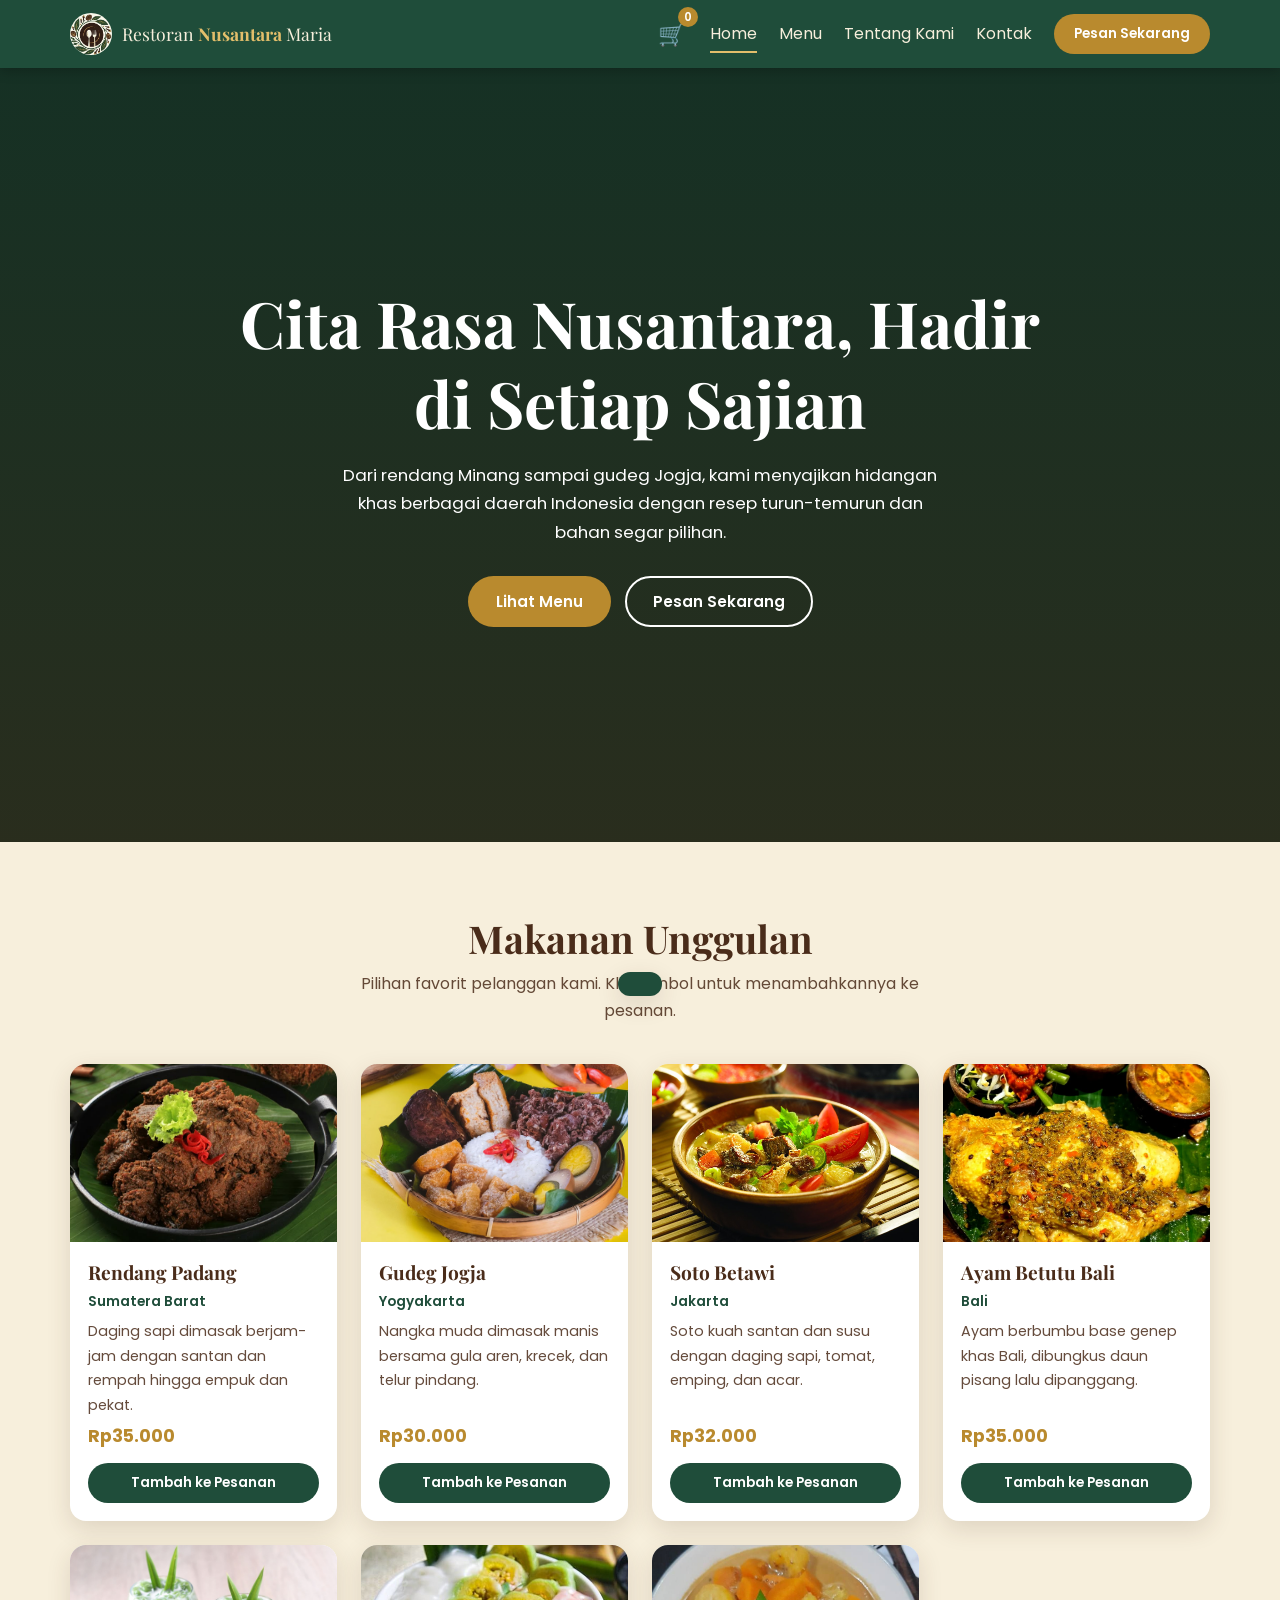
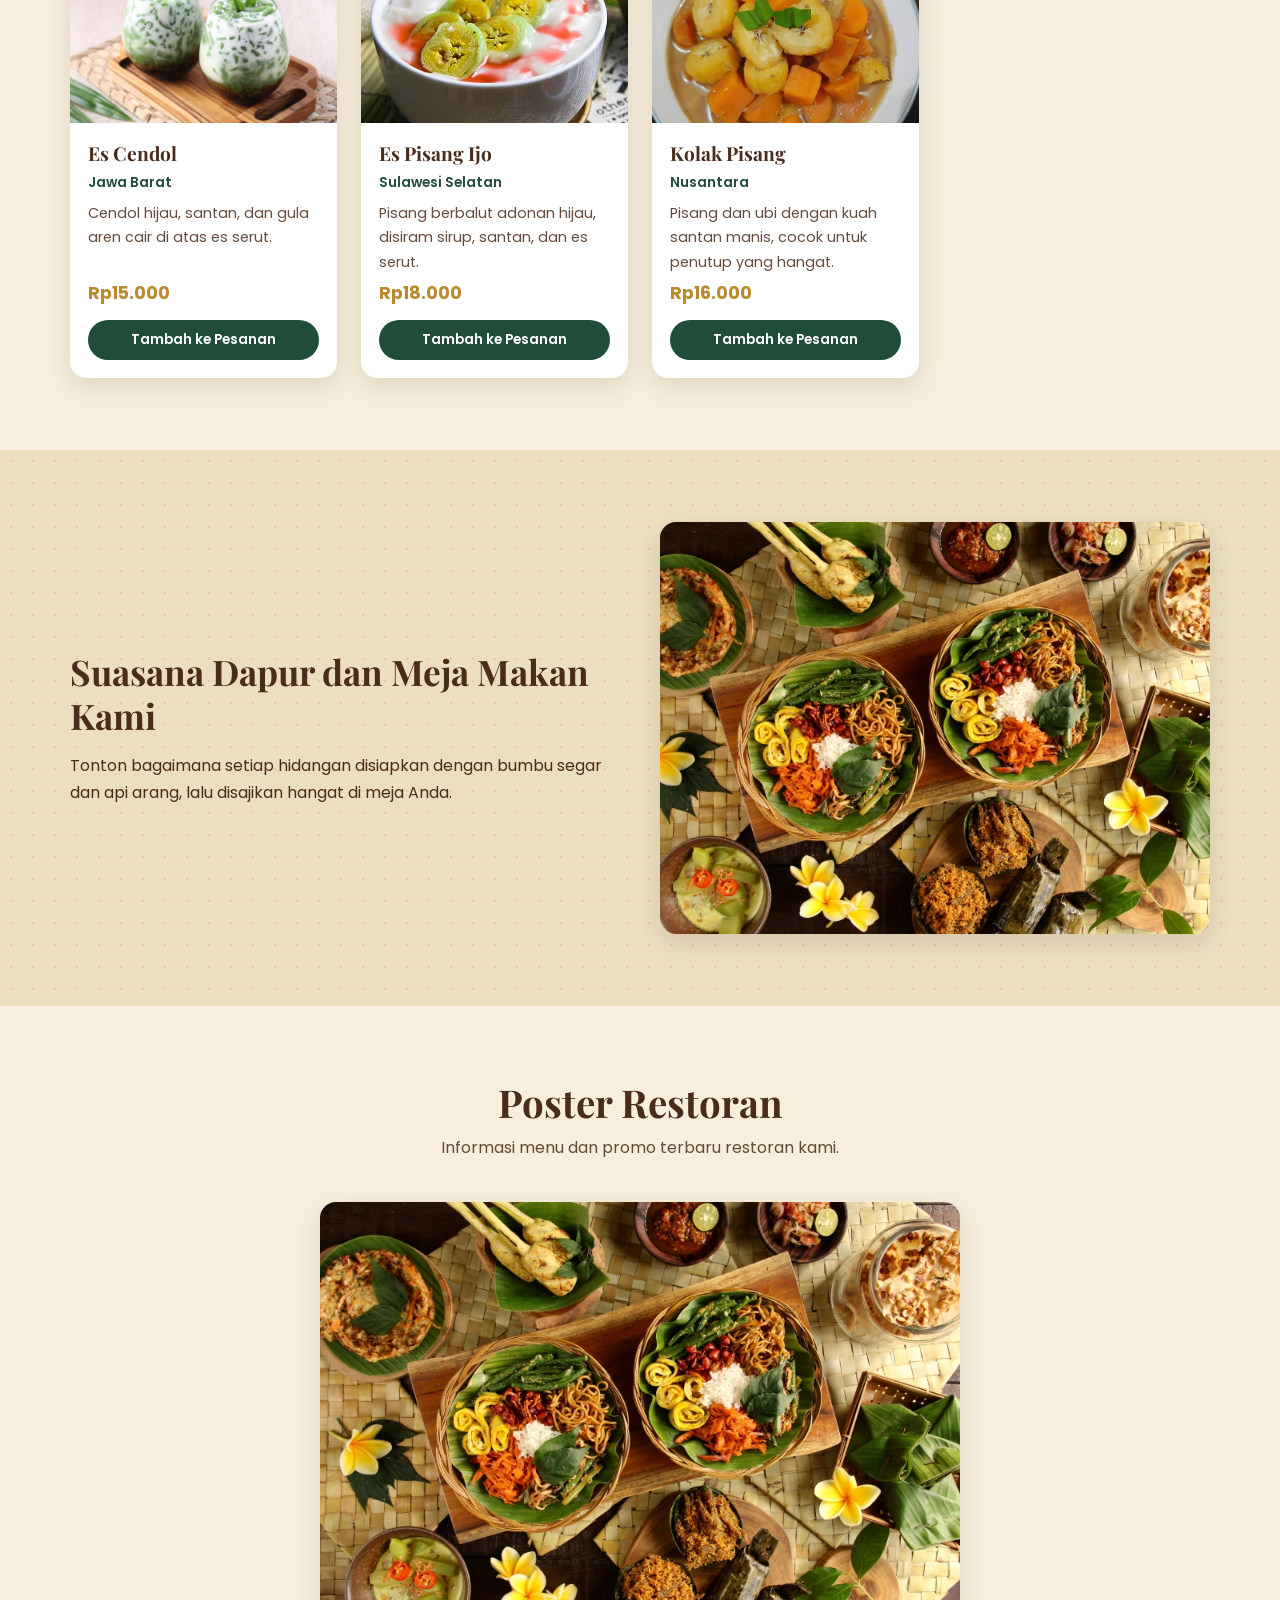
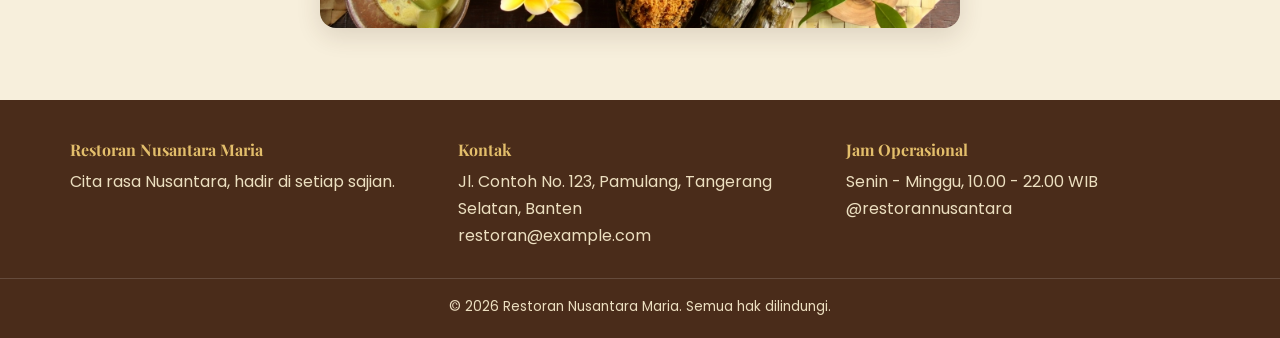
<file: index.html>
<!DOCTYPE html>
<html lang="id">
<head>
<meta charset="UTF-8">
<meta name="viewport" content="width=device-width, initial-scale=1">
<link rel="preconnect" href="https://fonts.googleapis.com">
<link rel="stylesheet" href="https://fonts.googleapis.com/css2?family=Playfair+Display:wght@600;700&family=Poppins:wght@400;600;700&display=swap">
<link rel="stylesheet" href="style.css">
<title>Restoran Nusantara Maria - Cita Rasa Nusantara</title>
<meta name="description" content="Makanan dan minuman khas Indonesia dari berbagai daerah.">
</head>
<body>
<!-- Navbar dibuat oleh script.js (fungsi buildLayout) -->
<header id="site-header"></header>

<main>
  <!-- HERO. Ganti foto latar: simpan foto sebagai images/hero.jpg -->
  <section class="hero">
    <div class="container">
      <h1>Cita Rasa Nusantara, Hadir di Setiap Sajian</h1>
      <p>Dari rendang Minang sampai gudeg Jogja, kami menyajikan hidangan khas berbagai daerah Indonesia dengan resep turun-temurun dan bahan segar pilihan.</p>
      <div class="actions">
        <a class="btn btn-gold" href="menu.html">Lihat Menu</a>
        <a class="btn btn-outline" href="menu.html#pesan">Pesan Sekarang</a>
      </div>
    </div>
  </section>

  <!-- MAKANAN UNGGULAN (kartu dibuat otomatis dari data MENU di script.js) -->
  <section class="section">
    <div class="container">
      <h2 class="section-title">Makanan Unggulan</h2>
      <p class="section-sub">Pilihan favorit pelanggan kami. Klik tombol untuk menambahkannya ke pesanan.</p>
      <div class="grid" id="featuredGrid"></div>
    </div>
  </section>

  <!-- VIDEO RESTORAN -->
  <section class="section alt">
    <div class="container two-col">
      <div class="text-block reveal">
        <h2>Suasana Dapur dan Meja Makan Kami</h2>
        <p>Tonton bagaimana setiap hidangan disiapkan dengan bumbu segar dan api arang, lalu disajikan hangat di meja Anda.</p>
      </div>
      <div class="video-wrap reveal">
        <img class="photo" src="poster.jpeg" alt="Poster restoran Nusantara Maria" loading="lazy">
      </div>
    </div>
  </section>

  <!-- POSTER RESTORAN -->
  <section class="section">
    <div class="container">
      <h2 class="section-title">Poster Restoran</h2>
      <p class="section-sub">Informasi menu dan promo terbaru restoran kami.</p>
      <img class="poster-img reveal" src="poster.jpeg" alt="Poster Restoran Nusantara Maria" style="max-width:640px;margin-inline:auto">
    </div>
  </section>
</main>

<footer id="site-footer"></footer>
<div class="toast" id="toast" role="status"></div>
<script src="script.js"></script>
</body>
</html>
</file>
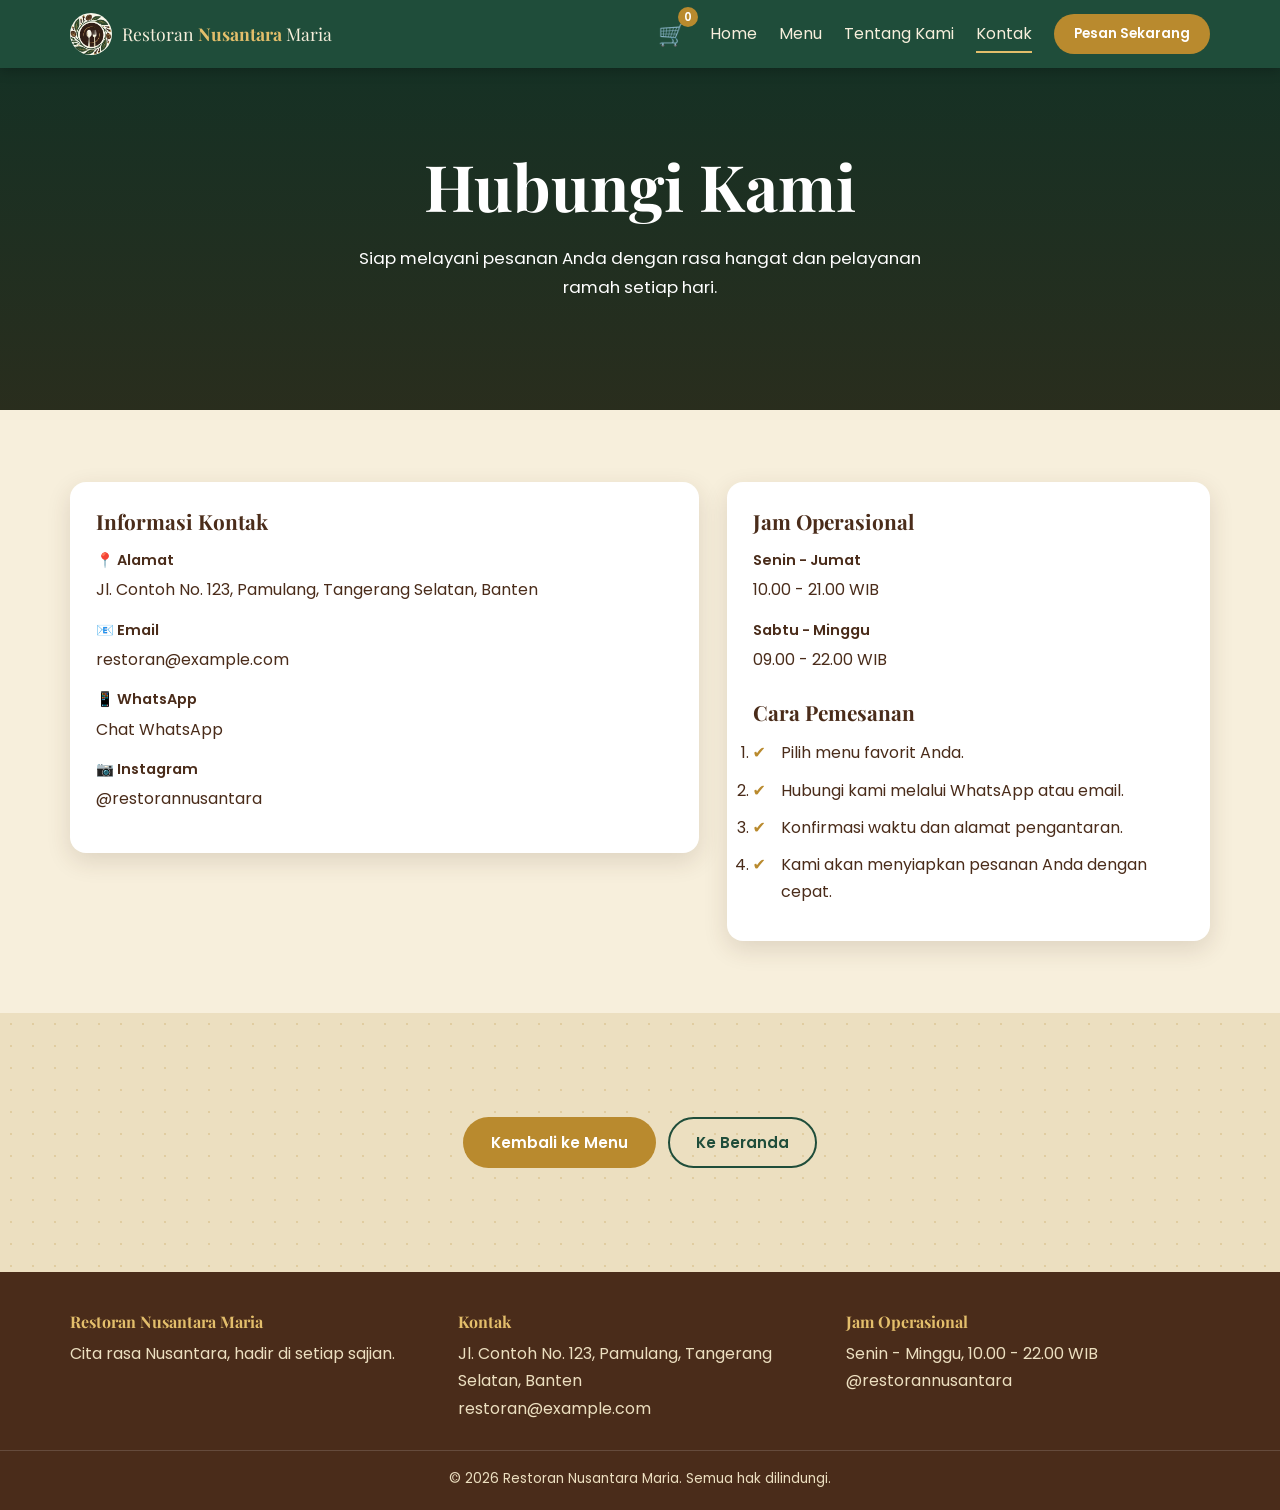
<file: kontak.html>
<!DOCTYPE html>
<html lang="id">
<head>
  <meta charset="UTF-8">
  <meta name="viewport" content="width=device-width, initial-scale=1.0">
  <title>Kontak - Restoran Nusantara Maria</title>
  <meta name="description" content="Hubungi Restoran Nusantara Maria untuk pemesanan menu khas Indonesia.">
  <link rel="preconnect" href="https://fonts.googleapis.com">
  <link rel="stylesheet" href="https://fonts.googleapis.com/css2?family=Playfair+Display:wght@600;700&family=Poppins:wght@400;500;600;700&display=swap">
  <link rel="stylesheet" href="style.css">
</head>
<body>
  <header id="site-header"></header>

  <main>
    <section class="hero page-hero">
      <div class="container">
        <h1>Hubungi Kami</h1>
        <p>Siap melayani pesanan Anda dengan rasa hangat dan pelayanan ramah setiap hari.</p>
      </div>
    </section>

    <section class="section">
      <div class="container order">
        <div class="panel reveal">
          <h3>Informasi Kontak</h3>
          <div class="field">
            <label>📍 Alamat</label>
            <p>Jl. Contoh No. 123, Pamulang, Tangerang Selatan, Banten</p>
          </div>

          <div class="field">
            <label>📧 Email</label>
            <p><a href="mailto:restoran@example.com">restoran@example.com</a></p>
          </div>

          <div class="field">
            <label>📱 WhatsApp</label>
            <p><a href="https://wa.me/6281383667186" target="_blank" rel="noopener">Chat WhatsApp</a></p>
          </div>

          <div class="field">
            <label>📷 Instagram</label>
            <p><a href="https://instagram.com/restorannusantara" target="_blank" rel="noopener">@restorannusantara</a></p>
          </div>
        </div>

        <div class="panel reveal">
          <h3>Jam Operasional</h3>
          <div class="field">
            <label>Senin - Jumat</label>
            <p>10.00 - 21.00 WIB</p>
          </div>

          <div class="field">
            <label>Sabtu - Minggu</label>
            <p>09.00 - 22.00 WIB</p>
          </div>

          <h3 style="margin-top: 26px;">Cara Pemesanan</h3>
          <ol class="check-list">
            <li>Pilih menu favorit Anda.</li>
            <li>Hubungi kami melalui WhatsApp atau email.</li>
            <li>Konfirmasi waktu dan alamat pengantaran.</li>
            <li>Kami akan menyiapkan pesanan Anda dengan cepat.</li>
          </ol>
        </div>
      </div>
    </section>

    <section class="section alt">
      <div class="container">
        <div class="btn-row reveal">
          <a class="btn btn-gold" href="menu.html">Kembali ke Menu</a>
          <a class="btn btn-line" href="index.html">Ke Beranda</a>
        </div>
      </div>
    </section>
  </main>

  <footer id="site-footer"></footer>
  <script src="script.js"></script>
</body>
</html>
</file>
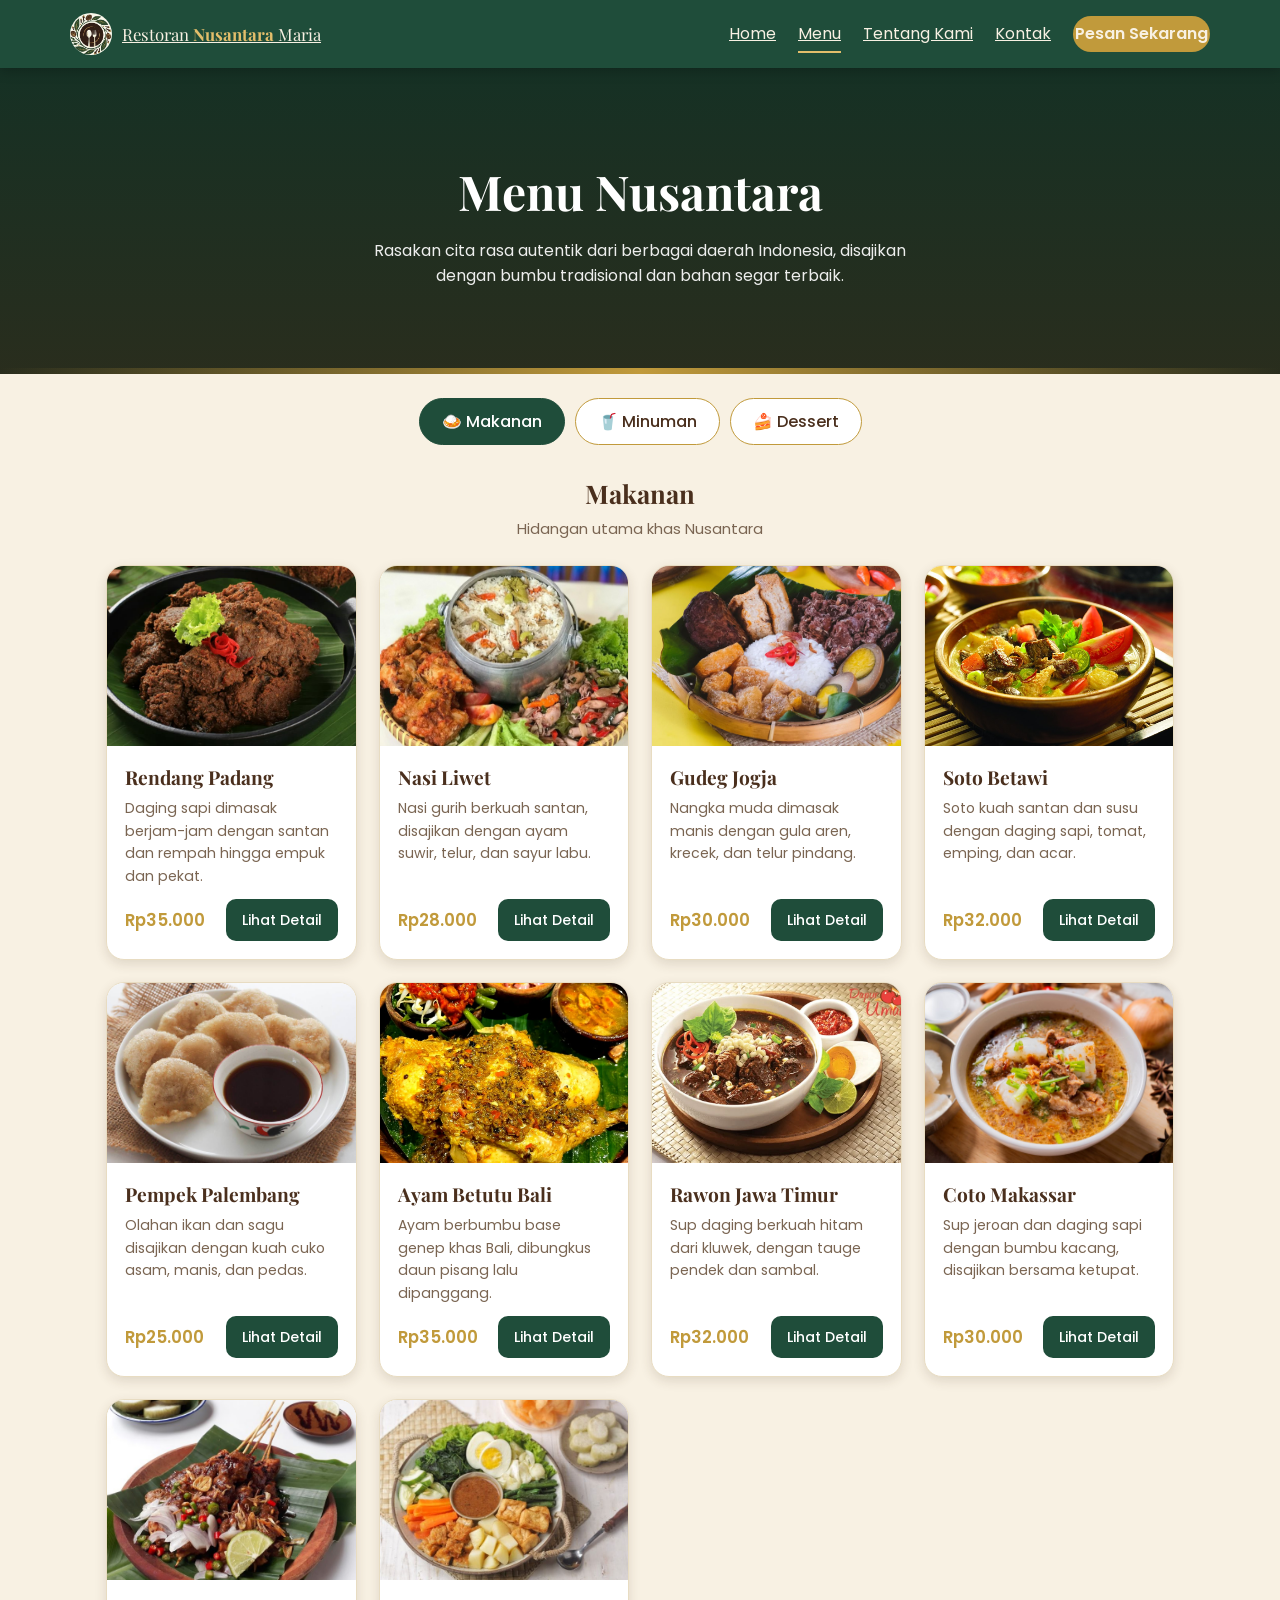
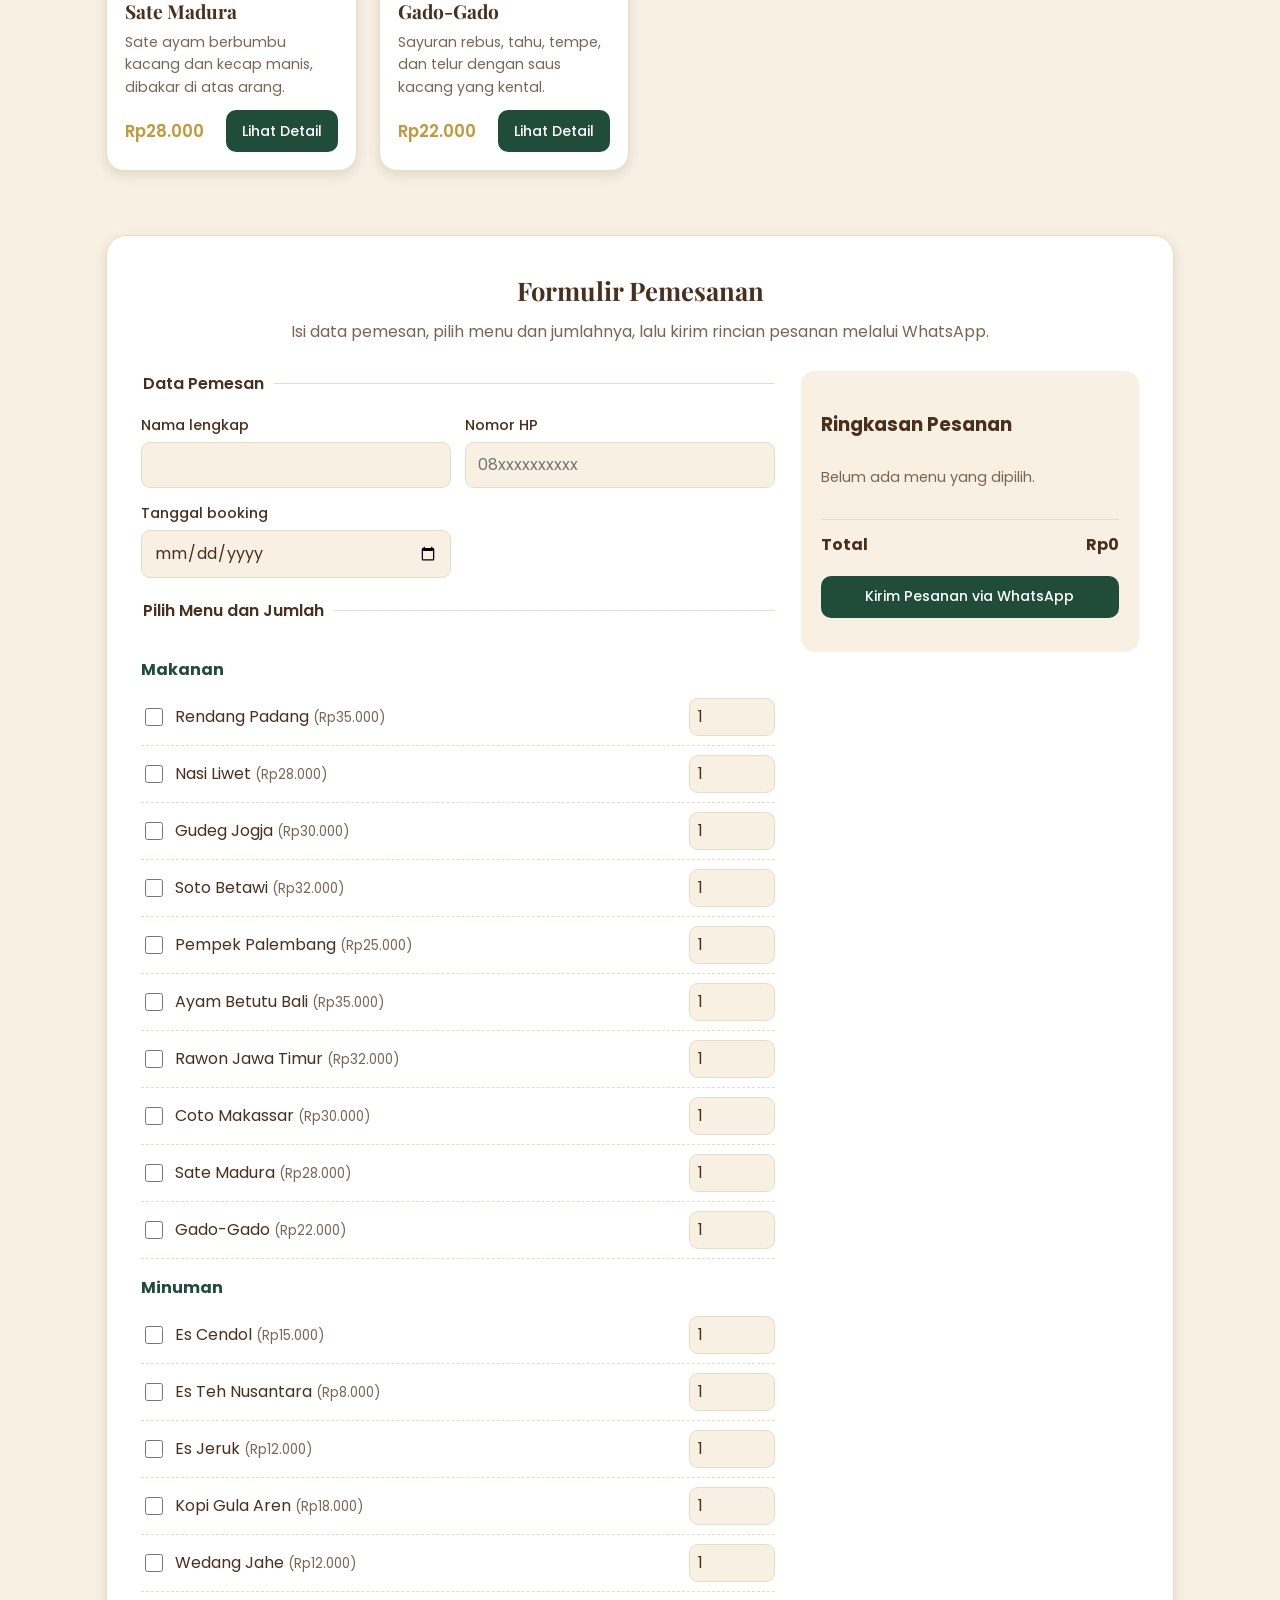
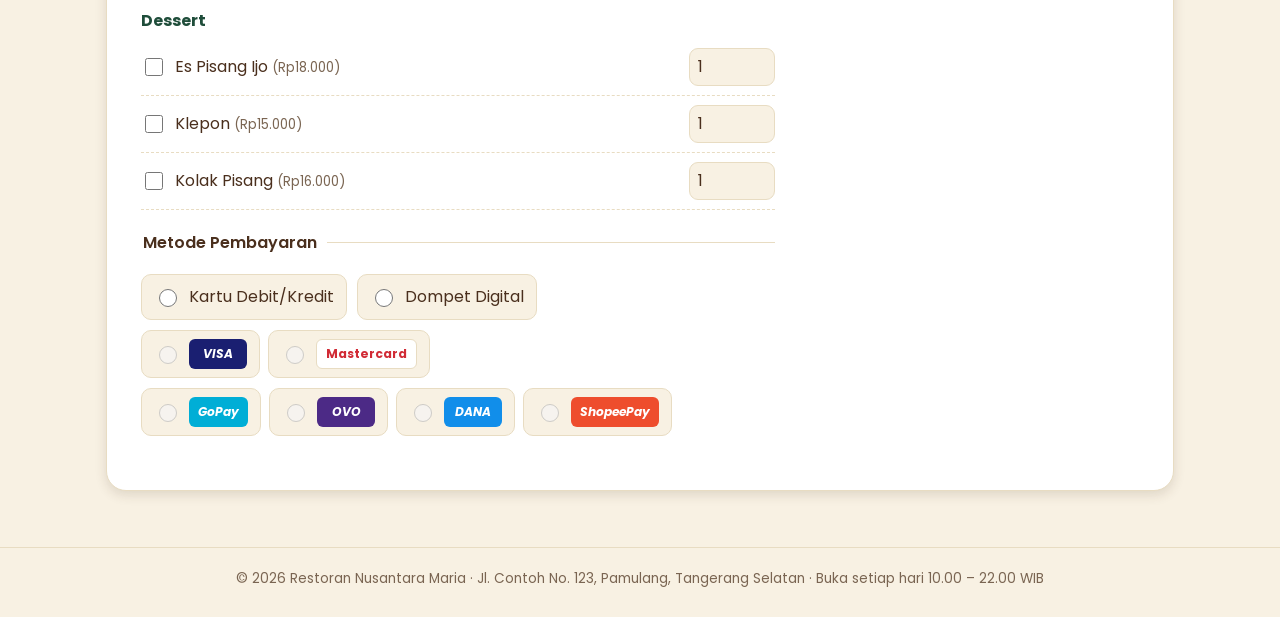
<file: menu.html>
<!DOCTYPE html>
<html lang="id">

<head>
    <meta charset="UTF-8">
    <meta
        name="viewport"
        content="width=device-width, initial-scale=1, viewport-fit=cover"
    >

    <title>Daftar Menu – Restoran Nusantara</title>

    <!-- Google Fonts -->
    <link
        href="https://fonts.googleapis.com/css2?family=Playfair+Display:wght@600;700&family=Poppins:wght@400;500;600&display=swap"
        rel="stylesheet"
    >

    <style>
        /* ==================================================
           VARIABEL WARNA
        ================================================== */

        :root {
            --cream: #f8f1e3;
            --card: #ffffff;
            --brown: #4a2f1d;
            --muted: #7a6552;
            --gold: #c19a3b;
            --green: #1f4d3a;
            --green-d: #163a2b;
            --line: #e8dcc2;
            --shadow: rgba(74, 47, 29, .14);

            box-sizing: border-box;
            padding-top: env(safe-area-inset-top, 0px);
            padding-bottom: env(safe-area-inset-bottom, 0px);
        }

        /* ==================================================
           DARK MODE
        ================================================== */

        @media (prefers-color-scheme: dark) {
            :root:not([data-theme="light"]) {
                --cream: #17201b;
                --card: #212c25;
                --brown: #f3e8d2;
                --muted: #b9ab94;
                --gold: #d9b455;
                --green: #2f7a5a;
                --green-d: #256248;
                --line: #34443a;
                --shadow: rgba(0, 0, 0, .45);
            }
        }

        :root[data-theme="dark"] {
            --cream: #17201b;
            --card: #212c25;
            --brown: #f3e8d2;
            --muted: #b9ab94;
            --gold: #d9b455;
            --green: #2f7a5a;
            --green-d: #256248;
            --line: #34443a;
            --shadow: rgba(0, 0, 0, .45);
        }

        html {
            scroll-padding-top: env(safe-area-inset-top, 0px);
        }

        *,
        *::before,
        *::after {
            box-sizing: border-box;
        }

        /* ==================================================
           BODY
        ================================================== */

        body {
            margin: 0;
            background: var(--cream);
            color: var(--brown);
            font-family: 'Poppins', system-ui, sans-serif;
            line-height: 1.6;
        }

        /* ==================================================
           HEADER & NAV
        ================================================== */

        .site-header {
            position: sticky;
            top: 0;
            z-index: 50;
            background: var(--green);
            color: var(--cream);
            box-shadow: 0 2px 12px rgba(0, 0, 0, .25);
        }

        .nav {
            width: min(1140px, 92%);
            margin: 0 auto;
            min-height: 68px;
            display: flex;
            align-items: center;
            gap: 16px;
        }

        .brand {
            display: flex;
            align-items: center;
            gap: 10px;
            margin-right: auto;
            font-family: 'Playfair Display', Georgia, serif;
            font-size: 1.05rem;
            color: var(--cream);
            letter-spacing: 0;
            text-transform: none;
        }

        .brand img {
            width: 42px;
            height: 42px;
            border-radius: 50%;
            object-fit: cover;
            background: var(--cream);
        }

        .brand b {
            color: #e3be6b;
        }

        .nav-links {
            display: flex;
            align-items: center;
            gap: 22px;
            list-style: none;
            margin: 0;
            padding: 0;
        }

        .nav-links a {
            position: relative;
            padding: 6px 0;
            border-bottom: 2px solid transparent;
            transition: border-color .2s ease, transform .2s ease;
            color: var(--cream);
        }

        .nav-links a:hover,
        .nav-links a.active {
            border-color: #e3be6b;
        }

        .btn-nav {
            display: inline-block;
            padding: 10px 18px;
            border-radius: 999px;
            border: 2px solid transparent;
            background: var(--gold);
            color: #fff;
            font-weight: 600;
            text-decoration: none;
            line-height: 1.2;
        }

        .btn-nav:hover {
            background: #9c7322;
            transform: translateY(-1px);
        }

        .page-hero {
            min-height: 34vh;
            display: grid;
            place-items: center;
            text-align: center;
            padding: 56px 20px;
            background: linear-gradient(rgba(18, 38, 28, .72), rgba(48, 24, 10, .6)), var(--green);
            color: #fff;
            position: relative;
        }

        .page-hero::after {
            content: "";
            position: absolute;
            left: 0;
            right: 0;
            bottom: 0;
            height: 6px;
            background: linear-gradient(90deg, transparent, var(--gold), transparent);
        }

        .page-hero h1 {
            font-family: 'Playfair Display', Georgia, serif;
            font-size: clamp(1.9rem, 5vw, 3rem);
            margin: 0 0 8px;
        }

        .page-hero p {
            max-width: 560px;
            margin: 0 auto;
            opacity: .92;
        }

        /* ==================================================
           MAIN
        ================================================== */

        main {
            max-width: 1100px;
            margin: 0 auto;
            padding: 28px 16px 56px;
        }

        /* ==================================================
           KATEGORI MENU
        ================================================== */

        .tabs {
            display: flex;
            gap: 10px;
            justify-content: center;
            flex-wrap: wrap;
            margin: -4px 0 28px;
        }

        .tab {
            border: 1.5px solid var(--gold);
            background: var(--card);
            color: var(--brown);

            font: 500 1rem 'Poppins', sans-serif;

            padding: 10px 22px;
            border-radius: 999px;

            cursor: pointer;
            min-height: 44px;

            transition: .2s;
        }

        .tab:hover {
            transform: translateY(-2px);
            box-shadow: 0 6px 14px var(--shadow);
        }

        .tab.active {
            background: var(--green);
            color: #fff;
            border-color: var(--green);
        }

        /* ==================================================
           JUDUL SECTION
        ================================================== */

        .sec-title {
            font-family: 'Playfair Display', Georgia, serif;
            font-size: 1.6rem;
            text-align: center;
            margin: 0 0 4px;
        }

        .sec-sub {
            text-align: center;
            color: var(--muted);
            margin: 0 0 24px;
            font-size: .92rem;
        }

        /* ==================================================
           GRID MENU
        ================================================== */

        .grid {
            display: grid;
            grid-template-columns: repeat(
                auto-fill,
                minmax(250px, 1fr)
            );
            gap: 22px;
        }

        /* ==================================================
           CARD MENU
        ================================================== */

        .card {
            background: var(--card);
            border: 1px solid var(--line);
            border-radius: 18px;
            overflow: hidden;

            display: flex;
            flex-direction: column;

            box-shadow: 0 4px 12px var(--shadow);

            transition:
                transform .25s,
                box-shadow .25s;

            animation: up .45s both;
        }

        .card:hover {
            transform: translateY(-8px);
            box-shadow: 0 16px 30px var(--shadow);
        }

        /* ==================================================
           ANIMASI
        ================================================== */

        @keyframes up {
            from {
                opacity: 0;
                transform: translateY(14px);
            }

            to {
                opacity: 1;
                transform: none;
            }
        }

        /* ==================================================
           GAMBAR MENU
        ================================================== */

        .pic {
            height: 180px;

            display: flex;
            align-items: center;
            justify-content: center;

            font-size: 5.5rem;

            position: relative;
            overflow: hidden;
            cursor: pointer;
        }

        .pic img {
            width: 100%;
            height: 100%;
            object-fit: cover;
        }

        .pic span {
            transition: transform .3s;
            filter: drop-shadow(
                0 6px 8px rgba(0, 0, 0, .25)
            );
        }

        .card:hover .pic span {
            transform: scale(1.15) rotate(-4deg);
        }

        /* ==================================================
           ISI CARD
        ================================================== */

        .body {
            padding: 16px 18px 18px;

            display: flex;
            flex-direction: column;

            flex: 1;
        }

        .body h3 {
            margin: 0 0 4px;

            font-family: 'Playfair Display', Georgia, serif;
            font-size: 1.2rem;
        }

        .body p {
            margin: 0 0 12px;

            color: var(--muted);
            font-size: .88rem;

            flex: 1;
        }

        .row {
            display: flex;
            align-items: center;
            justify-content: space-between;

            gap: 10px;
        }

        /* ==================================================
           HARGA
        ================================================== */

        .price {
            font-weight: 600;
            color: var(--gold);
            font-size: 1.05rem;
        }

        /* ==================================================
           BUTTON
        ================================================== */

        .btn {
            border: 0;
            background: var(--green);
            color: #fff;

            font: 500 .88rem 'Poppins', sans-serif;

            padding: 10px 16px;
            border-radius: 10px;

            cursor: pointer;
            min-height: 42px;

            transition: .2s;

            text-decoration: none;
            display: inline-block;
            text-align: center;
        }

        .btn:hover {
            background: var(--green-d);
            transform: translateY(-1px);
        }

        .btn.gold {
            background: var(--gold);
            color: #2b1c10;
        }

        .btn.gold:hover {
            background: #d6ae4d;
        }

        /* ==================================================
           MODAL
        ================================================== */

        .modal {
            position: fixed;
            inset: 0;

            background: rgba(20, 12, 6, .65);

            display: none;
            align-items: center;
            justify-content: center;

            padding: 16px;
            z-index: 50;
        }

        .modal.open {
            display: flex;
        }

        .dialog {
            background: var(--card);
            color: var(--brown);

            border-radius: 20px;

            max-width: 440px;
            width: 100%;

            max-height: 92vh;
            overflow: auto;

            position: relative;

            animation: pop .28s both;
        }

        /* ==================================================
           ANIMASI MODAL
        ================================================== */

        @keyframes pop {
            from {
                opacity: 0;
                transform: scale(.92);
            }

            to {
                opacity: 1;
                transform: none;
            }
        }

        .dialog .pic {
            height: 230px;
            font-size: 7.5rem;
            cursor: default;
        }

        .dialog .body {
            padding: 20px 22px 24px;
        }

        .dialog h2 {
            font-family: 'Playfair Display', Georgia, serif;
            margin: 0 0 4px;
        }

        /* ==================================================
           TAG KATEGORI
        ================================================== */

        .tag {
            display: inline-block;

            font-size: .75rem;

            background: var(--cream);
            border: 1px solid var(--line);

            padding: 2px 10px;
            border-radius: 999px;

            color: var(--muted);

            margin-bottom: 10px;
        }

        /* ==================================================
           BUTTON CLOSE MODAL
        ================================================== */

        .close {
            position: absolute;
            top: 10px;
            right: 12px;

            width: 40px;
            height: 40px;

            border-radius: 50%;
            border: 0;

            background: rgba(255, 255, 255, .9);
            color: #333;

            font-size: 1.4rem;

            cursor: pointer;
            z-index: 2;
        }

        .dialog .btn {
            width: 100%;
            margin-top: 14px;
        }

        /* ==================================================
           FOOTER
        ================================================== */

        footer {
            text-align: center;

            color: var(--muted);
            font-size: .85rem;

            padding: 20px 16px 28px;

            border-top: 1px solid var(--line);
        }

        /* ==================================================
           RESPONSIVE
        ================================================== */

        @media (max-width: 760px) {
            .nav {
                flex-wrap: wrap;
                justify-content: space-between;
                padding: 12px 0;
            }

            .nav-links {
                width: 100%;
                justify-content: center;
                flex-wrap: wrap;
                gap: 12px 18px;
            }
        }

        @media (max-width: 520px) {
            .grid {
                grid-template-columns: 1fr;
            }

            .tab {
                padding: 10px 16px;
                font-size: .92rem;
            }

            .page-hero {
                min-height: 25vh;
            }
        }

        /* ==================================================
           REDUCED MOTION
        ================================================== */

        @media (prefers-reduced-motion: reduce) {
            *,
            *::before,
            *::after {
                animation: none !important;
                transition: none !important;
            }
        }

        /* ==================================================
           FORM PEMESANAN
        ================================================== */

        .booking-section {
            margin-top: 64px;
            padding: 34px;
            border: 1px solid var(--line);
            border-radius: 20px;
            background: var(--card);
            box-shadow: 0 4px 12px var(--shadow);
        }

        .booking-section > h2,
        .booking-section > p {
            text-align: center;
        }

        .booking-section > p {
            color: var(--muted);
            margin: 8px auto 26px;
        }

        .booking-grid {
            display: grid;
            grid-template-columns: minmax(0, 1.5fr) minmax(240px, .8fr);
            gap: 26px;
            align-items: start;
        }

        .booking-fieldset {
            min-width: 0;
            border: 0;
            border-top: 1px solid var(--line);
            padding: 18px 0 0;
            margin: 0 0 20px;
        }

        .booking-fieldset legend {
            padding-right: 10px;
            font-weight: 600;
        }

        .booking-fields {
            display: grid;
            grid-template-columns: repeat(2, minmax(0, 1fr));
            gap: 14px;
        }

        .booking-field label,
        .booking-field input {
            display: block;
            width: 100%;
        }

        .booking-field label {
            margin-bottom: 5px;
            font-size: .9rem;
            font-weight: 500;
        }

        .booking-field input,
        .quantity-input {
            min-height: 44px;
            padding: 9px 12px;
            border: 1px solid var(--line);
            border-radius: 9px;
            background: var(--cream);
            color: var(--brown);
            font: inherit;
        }

        .menu-order-group + .menu-order-group {
            margin-top: 16px;
        }

        .menu-order-group h3 {
            margin-bottom: 6px;
            color: var(--green);
            font-size: 1rem;
        }

        .menu-order-row {
            display: grid;
            grid-template-columns: minmax(0, 1fr) 86px;
            gap: 12px;
            align-items: center;
            padding: 9px 0;
            border-bottom: 1px dashed var(--line);
        }

        .menu-order-choice,
        .payment-choice {
            display: flex;
            align-items: center;
            gap: 9px;
            cursor: pointer;
        }

        .menu-order-choice input,
        .payment-choice input {
            width: 18px;
            height: 18px;
            accent-color: var(--green);
            flex: 0 0 auto;
        }

        .menu-order-choice small {
            color: var(--muted);
        }

        .quantity-input {
            width: 86px;
            min-height: 38px;
            padding: 5px 8px;
        }

        .payment-options {
            display: flex;
            flex-wrap: wrap;
            gap: 10px;
        }

        .payment-choice {
            min-height: 46px;
            padding: 8px 12px;
            border: 1px solid var(--line);
            border-radius: 10px;
            background: var(--cream);
        }

        .payment-brands {
            display: flex;
            flex-wrap: wrap;
            gap: 8px;
            margin-top: 10px;
        }

        .brand-mark {
            display: inline-flex;
            min-width: 58px;
            height: 30px;
            align-items: center;
            justify-content: center;
            padding: 0 9px;
            border-radius: 6px;
            background: #1a1f71;
            color: #fff;
            font-size: .76rem;
            font-weight: 700;
            font-style: italic;
        }

        .brand-mark.mastercard {
            background: #fff;
            color: #d12b35;
            border: 1px solid var(--line);
            font-style: normal;
        }

        .brand-mark.gopay { background: #00aed6; }
        .brand-mark.ovo { background: #4c2a86; }
        .brand-mark.dana { background: #118eea; }
        .brand-mark.shopeepay { background: #ee4d2d; }

        .booking-summary {
            position: sticky;
            top: 88px;
            padding: 20px;
            border-radius: 14px;
            background: var(--cream);
        }

        .booking-summary h3 {
            margin-bottom: 12px;
        }

        .summary-lines {
            display: grid;
            gap: 8px;
            color: var(--muted);
            font-size: .9rem;
        }

        .summary-total {
            display: flex;
            justify-content: space-between;
            gap: 12px;
            margin-top: 16px;
            padding-top: 12px;
            border-top: 1px solid var(--line);
            color: var(--brown);
            font-weight: 700;
        }

        .booking-submit {
            width: 100%;
            margin-top: 18px;
        }

        .booking-feedback {
            margin-top: 12px;
            color: var(--green);
            font-size: .9rem;
        }

        .booking-feedback a {
            text-decoration: underline;
            font-weight: 600;
        }

        @media (max-width: 760px) {
            .booking-section { padding: 24px 18px; }
            .booking-grid { grid-template-columns: 1fr; }
            .booking-summary { position: static; }
        }

        @media (max-width: 520px) {
            .booking-fields { grid-template-columns: 1fr; }
        }
    </style>
</head>

<body>

    <!-- ==================================================
         HEADER
    ================================================== -->

    <header class="site-header">
        <nav class="nav" aria-label="Navigasi utama">
            <a class="brand" href="index.html">
                <img src="logo.jpg" alt="Logo Restoran Nusantara Maria">
                <span>Restoran <b>Nusantara</b> Maria</span>
            </a>
            <ul class="nav-links">
                <li><a href="index.html">Home</a></li>
                <li><a href="menu.html" class="active">Menu</a></li>
                <li><a href="tentang.html">Tentang Kami</a></li>
                <li><a href="kontak.html">Kontak</a></li>
                <li><a class="btn-nav" href="menu.html#pesan">Pesan Sekarang</a></li>
            </ul>
        </nav>
    </header>

    <section class="page-hero">
        <div>
            <h1>Menu Nusantara</h1>
            <p>Rasakan cita rasa autentik dari berbagai daerah Indonesia, disajikan dengan bumbu tradisional dan bahan segar terbaik.</p>
        </div>
    </section>


    <!-- ==================================================
         KONTEN UTAMA
    ================================================== -->

    <main id="menu">

        <!-- Tombol Kategori -->
        <div
            class="tabs"
            role="tablist"
            aria-label="Kategori menu"
        ></div>

        <!-- Judul Kategori -->
        <h2
            class="sec-title"
            id="secTitle"
        ></h2>

        <p
            class="sec-sub"
            id="secSub"
        ></p>

        <!-- Daftar Menu -->
        <div
            class="grid"
            id="grid"
        ></div>

        <section class="booking-section" id="pesan" aria-labelledby="bookingTitle">
            <h2 class="sec-title" id="bookingTitle">Formulir Pemesanan</h2>
            <p>Isi data pemesan, pilih menu dan jumlahnya, lalu kirim rincian pesanan melalui WhatsApp.</p>

            <form id="bookingForm">
                <div class="booking-grid">
                    <div>
                        <fieldset class="booking-fieldset">
                            <legend>Data Pemesan</legend>
                            <div class="booking-fields">
                                <div class="booking-field">
                                    <label for="bookingName">Nama lengkap</label>
                                    <input id="bookingName" name="nama" type="text" autocomplete="name" minlength="3" required>
                                </div>
                                <div class="booking-field">
                                    <label for="bookingPhone">Nomor HP</label>
                                    <input id="bookingPhone" name="hp" type="tel" autocomplete="tel" inputmode="tel" placeholder="08xxxxxxxxxx" required>
                                </div>
                                <div class="booking-field">
                                    <label for="bookingDate">Tanggal booking</label>
                                    <input id="bookingDate" name="tanggal" type="date" required>
                                </div>
                            </div>
                        </fieldset>

                        <fieldset class="booking-fieldset">
                            <legend>Pilih Menu dan Jumlah</legend>
                            <div id="bookingMenu"></div>
                        </fieldset>

                        <fieldset class="booking-fieldset">
                            <legend>Metode Pembayaran</legend>
                            <div class="payment-options">
                                <label class="payment-choice">
                                    <input type="radio" name="paymentType" value="Kartu Debit/Kredit" required>
                                    Kartu Debit/Kredit
                                </label>
                                <label class="payment-choice">
                                    <input type="radio" name="paymentType" value="Dompet Digital" required>
                                    Dompet Digital
                                </label>
                            </div>
                            <div class="payment-brands" id="cardBrands" hidden>
                                <label class="payment-choice">
                                    <input type="radio" name="paymentBrand" value="Visa" disabled>
                                    <span class="brand-mark" aria-label="Visa">VISA</span>
                                </label>
                                <label class="payment-choice">
                                    <input type="radio" name="paymentBrand" value="Mastercard" disabled>
                                    <span class="brand-mark mastercard" aria-label="Mastercard">Mastercard</span>
                                </label>
                            </div>
                            <div class="payment-brands" id="walletBrands" hidden>
                                <label class="payment-choice">
                                    <input type="radio" name="paymentBrand" value="GoPay" disabled>
                                    <span class="brand-mark gopay">GoPay</span>
                                </label>
                                <label class="payment-choice">
                                    <input type="radio" name="paymentBrand" value="OVO" disabled>
                                    <span class="brand-mark ovo">OVO</span>
                                </label>
                                <label class="payment-choice">
                                    <input type="radio" name="paymentBrand" value="DANA" disabled>
                                    <span class="brand-mark dana">DANA</span>
                                </label>
                                <label class="payment-choice">
                                    <input type="radio" name="paymentBrand" value="ShopeePay" disabled>
                                    <span class="brand-mark shopeepay">ShopeePay</span>
                                </label>
                            </div>
                        </fieldset>
                    </div>

                    <aside class="booking-summary" aria-live="polite">
                        <h3>Ringkasan Pesanan</h3>
                        <div class="summary-lines" id="bookingSummary">
                            <p>Belum ada menu yang dipilih.</p>
                        </div>
                        <div class="summary-total">
                            <span>Total</span>
                            <span id="bookingTotal">Rp0</span>
                        </div>
                        <button class="btn booking-submit" type="submit">Kirim Pesanan via WhatsApp</button>
                        <p class="booking-feedback" id="bookingFeedback" role="status"></p>
                    </aside>
                </div>
            </form>
        </section>

    </main>


    <!-- ==================================================
         MODAL DETAIL MENU
    ================================================== -->

    <div
        class="modal"
        id="modal"
        aria-hidden="true"
    >

        <div
            class="dialog"
            role="dialog"
            aria-modal="true"
            aria-labelledby="mName"
        >

            <!-- Tombol Tutup -->
            <button
                class="close"
                id="mClose"
                aria-label="Tutup"
            >
                &times;
            </button>

            <!-- Gambar / Emoji -->
            <div
                class="pic"
                id="mPic"
            ></div>

            <!-- Detail Menu -->
            <div class="body">

                <span
                    class="tag"
                    id="mTag"
                ></span>

                <h2 id="mName"></h2>

                <p
                    id="mDesc"
                    style="color:var(--muted); margin:6px 0 10px"
                ></p>

                <div
                    class="price"
                    id="mPrice"
                    style="font-size:1.4rem"
                ></div>

                <!-- Tombol Pesan -->
                <a
                    class="btn gold"
                    id="mOrder"
                    href="#pesan"
                >
                    Pesan Sekarang
                </a>

            </div>
        </div>
    </div>


    <!-- ==================================================
         FOOTER
    ================================================== -->

    <footer>
        © 2026 Restoran Nusantara Maria · Jl. Contoh No. 123, Pamulang, Tangerang Selatan · Buka setiap hari 10.00 – 22.00 WIB
    </footer>


    <!-- ==================================================
         JAVASCRIPT
    ================================================== -->

    <script>

        /* ==================================================
           PENGATURAN
        ================================================== */

        // Ganti dengan nomor WhatsApp restoran sebenarnya.
        // Format: 62, tanpa tanda + atau 0 di depan.

        const WA_NUMBER = "6281383667186";


        /* ==================================================
           DATA MENU
        ==================================================

           Untuk menggunakan foto sendiri, tambahkan:

           img: "images/nama-foto.jpg"

           Contoh:

           {
               name: "Rendang Sapi",
               price: 35000,
               emoji: "🥘",
               bg: ["#8a3b1c", "#4a1e0e"],
               origin: "Minangkabau, Sumatera Barat",
               desc: "Deskripsi menu",
               img: "images/rendang.jpg"
           }

        ================================================== */

        const MENU = {

            /* =========================
               MAKANAN
            ========================= */

            makanan: {
                label: "🍛 Makanan",
                title: "Makanan",
                sub: "Hidangan utama khas Nusantara",

                items: [

                    {
                        name: "Rendang Padang",
                        price: 35000,
                        img: "rendang.jpeg",
                        origin: "Sumatera Barat",
                        desc: "Daging sapi dimasak berjam-jam dengan santan dan rempah hingga empuk dan pekat."
                    },

                    {
                        name: "Nasi Liwet",
                        price: 28000,
                        img: "nasi-liwet.jpeg",
                        origin: "Jawa Tengah",
                        desc: "Nasi gurih berkuah santan, disajikan dengan ayam suwir, telur, dan sayur labu."
                    },

                    {
                        name: "Gudeg Jogja",
                        price: 30000,
                        img: "gudeg.jpeg",
                        origin: "Yogyakarta",
                        desc: "Nangka muda dimasak manis dengan gula aren, krecek, dan telur pindang."
                    },

                    {
                        name: "Soto Betawi",
                        price: 32000,
                        img: "soto-betawi.jpeg",
                        origin: "Jakarta",
                        desc: "Soto kuah santan dan susu dengan daging sapi, tomat, emping, dan acar."
                    },

                    {
                        name: "Pempek Palembang",
                        price: 25000,
                        img: "pempek.jpeg",
                        origin: "Sumatera Selatan",
                        desc: "Olahan ikan dan sagu disajikan dengan kuah cuko asam, manis, dan pedas."
                    },

                    {
                        name: "Ayam Betutu Bali",
                        price: 35000,
                        img: "ayam-betutu.jpeg",
                        origin: "Bali",
                        desc: "Ayam berbumbu base genep khas Bali, dibungkus daun pisang lalu dipanggang."
                    },

                    {
                        name: "Rawon Jawa Timur",
                        price: 32000,
                        img: "rawon.jpeg",
                        origin: "Jawa Timur",
                        desc: "Sup daging berkuah hitam dari kluwek, dengan tauge pendek dan sambal."
                    },

                    {
                        name: "Coto Makassar",
                        price: 30000,
                        img: "coto-makassar.jpeg",
                        origin: "Sulawesi Selatan",
                        desc: "Sup jeroan dan daging sapi dengan bumbu kacang, disajikan bersama ketupat."
                    },

                    {
                        name: "Sate Madura",
                        price: 28000,
                        img: "sate-madura.jpeg",
                        origin: "Jawa Timur",
                        desc: "Sate ayam berbumbu kacang dan kecap manis, dibakar di atas arang."
                    },

                    {
                        name: "Gado-Gado",
                        price: 22000,
                        img: "gado-gado.jpeg",
                        origin: "Jakarta",
                        desc: "Sayuran rebus, tahu, tempe, dan telur dengan saus kacang yang kental."
                    }

                ]
            },


            /* =========================
               MINUMAN
            ========================= */

            minuman: {
                label: "🥤 Minuman",
                title: "Minuman",
                sub: "Penyegar dahaga ala Nusantara",

                items: [

                    {
                        name: "Es Cendol",
                        price: 15000,
                        img: "es-cendol.jpeg",
                        origin: "Jawa Barat",
                        desc: "Cendol hijau, santan, dan gula aren cair di atas es serut."
                    },

                    {
                        name: "Es Teh Nusantara",
                        price: 8000,
                        img: "es-teh.jpeg",
                        origin: "Jawa",
                        desc: "Teh melati dingin dengan gula batu, segar diminum bersama makanan pedas."
                    },

                    {
                        name: "Es Jeruk",
                        price: 12000,
                        img: "es-jeruk.jpeg",
                        origin: "Nusantara",
                        desc: "Perasan jeruk segar dengan es batu dan sedikit gula."
                    },

                    {
                        name: "Kopi Gula Aren",
                        price: 18000,
                        img: "es-teh.jpeg",
                        origin: "Nusantara",
                        desc: "Kopi hitam yang lembut dengan sentuhan gula aren dan susu."
                    },

                    {
                        name: "Wedang Jahe",
                        price: 12000,
                        img: "es-teh.jpeg",
                        origin: "Jawa Tengah",
                        desc: "Minuman jahe hangat dengan gula batu dan serai, pas untuk menghangatkan badan."
                    }

                ]
            },


            /* =========================
               DESSERT
            ========================= */

            dessert: {
                label: "🍰 Dessert",
                title: "Dessert",
                sub: "Manis penutup yang berkesan",

                items: [

                    {
                        name: "Es Pisang Ijo",
                        price: 18000,
                        img: "es-pisang-hijau.jpeg",
                        origin: "Sulawesi Selatan",
                        desc: "Pisang berbalut adonan hijau dengan sirup dan es serut yang lembut."
                    },

                    {
                        name: "Klepon",
                        price: 15000,
                        img: "kelpon.jpeg",
                        origin: "Jawa",
                        desc: "Bola ketan hijau berisi gula merah cair, digulung kelapa parut."
                    },

                    {
                        name: "Kolak Pisang",
                        price: 16000,
                        img: "kolak-pisang.jpeg",
                        origin: "Nusantara",
                        desc: "Pisang dan ubi dengan kuah santan manis, cocok untuk penutup yang hangat."
                    }

                ]
            }

        };

        const bookingForm = document.getElementById("bookingForm");
        const bookingMenu = document.getElementById("bookingMenu");
        const bookingSummary = document.getElementById("bookingSummary");
        const bookingTotal = document.getElementById("bookingTotal");
        const bookingDate = document.getElementById("bookingDate");
        const bookingFeedback = document.getElementById("bookingFeedback");

        function setBookingDateMinimum() {
            const now = new Date();
            now.setMinutes(now.getMinutes() - now.getTimezoneOffset());
            bookingDate.min = now.toISOString().slice(0, 10);
        }

        function renderBookingMenu() {
            bookingMenu.innerHTML = Object.entries(MENU).map(([category, group]) => `
                <div class="menu-order-group">
                    <h3>${group.title}</h3>
                    ${group.items.map((item, index) => {
                        const id = `${category}-${index}`;
                        return `
                            <div class="menu-order-row">
                                <label class="menu-order-choice">
                                    <input type="checkbox" data-booking-item="${id}">
                                    <span>${item.name} <small>(${rupiah(item.price)})</small></span>
                                </label>
                                <input class="quantity-input" type="number" min="1" value="1" step="1"
                                    data-booking-quantity="${id}" aria-label="Jumlah ${item.name}" disabled>
                            </div>`;
                    }).join("")}
                </div>`).join("");
        }

        function updateBookingSummary() {
            const rows = [...bookingForm.querySelectorAll("[data-booking-item]:checked")].map((checkbox) => {
                const [category, index] = checkbox.dataset.bookingItem.split("-");
                const item = MENU[category].items[Number(index)];
                const quantityInput = bookingForm.querySelector(`[data-booking-quantity="${checkbox.dataset.bookingItem}"]`);
                const quantity = Math.max(1, Number(quantityInput.value) || 1);
                return { item, quantity, subtotal: item.price * quantity };
            });
            const total = rows.reduce((sum, row) => sum + row.subtotal, 0);

            bookingSummary.innerHTML = rows.length
                ? rows.map(({ item, quantity, subtotal }) => `
                    <div>${item.name} × ${quantity}<strong style="float:right">${rupiah(subtotal)}</strong></div>
                `).join("")
                : "<p>Belum ada menu yang dipilih.</p>";
            bookingTotal.textContent = rupiah(total);
            return { rows, total };
        }

        function updatePaymentOptions(paymentType) {
            const cardBrands = document.getElementById("cardBrands");
            const walletBrands = document.getElementById("walletBrands");
            const showCard = paymentType === "Kartu Debit/Kredit";
            const activeBrands = showCard ? cardBrands : walletBrands;

            cardBrands.hidden = !showCard;
            walletBrands.hidden = showCard || !paymentType;
            [cardBrands, walletBrands].forEach((group) => {
                const active = group === activeBrands;
                group.querySelectorAll('input[name="paymentBrand"]').forEach((input) => {
                    input.disabled = !active;
                    input.required = active;
                    if (!active) input.checked = false;
                });
            });
        }

        bookingMenu.addEventListener("change", (event) => {
            const checkbox = event.target.closest("[data-booking-item]");
            if (checkbox) {
                const quantity = bookingForm.querySelector(`[data-booking-quantity="${checkbox.dataset.bookingItem}"]`);
                quantity.disabled = !checkbox.checked;
                if (!checkbox.checked) quantity.value = "1";
                bookingFeedback.textContent = "";
            }
            updateBookingSummary();
        });

        bookingMenu.addEventListener("input", (event) => {
            if (event.target.matches("[data-booking-quantity]")) updateBookingSummary();
        });

        bookingForm.querySelectorAll('input[name="paymentType"]').forEach((input) => {
            input.addEventListener("change", () => {
                updatePaymentOptions(input.value);
                bookingFeedback.textContent = "";
            });
        });

        bookingForm.addEventListener("submit", (event) => {
            event.preventDefault();
            bookingFeedback.textContent = "";

            if (!bookingForm.reportValidity()) return;
            const { rows, total } = updateBookingSummary();
            if (!rows.length) {
                bookingFeedback.textContent = "Pilih minimal satu menu sebelum mengirim pesanan.";
                bookingMenu.scrollIntoView({ behavior: "smooth", block: "center" });
                return;
            }

            const paymentType = bookingForm.elements.paymentType.value;
            const paymentBrand = bookingForm.elements.paymentBrand.value;
            const lines = rows.map(({ item, quantity }) => `- ${item.name} x${quantity}`).join("\n");
            const message = `Halo, saya ingin melakukan pemesanan.\n\nNama: ${bookingForm.elements.nama.value.trim()}\nNomor HP: ${bookingForm.elements.hp.value.trim()}\nTanggal booking: ${bookingDate.value}\n\nPesanan:\n${lines}\n\nTotal: ${rupiah(total)}\nMetode pembayaran: ${paymentType} - ${paymentBrand}`;
            const whatsappUrl = `https://wa.me/${WA_NUMBER}?text=${encodeURIComponent(message)}`;
            const whatsappWindow = window.open(whatsappUrl, "_blank");
            if (whatsappWindow) whatsappWindow.opener = null;

            bookingFeedback.textContent = whatsappWindow
                ? "WhatsApp terbuka dengan rincian pesanan. Tinjau lalu kirim pesan untuk mengonfirmasi."
                : "Pop-up WhatsApp diblokir. ";
            if (!whatsappWindow) {
                const link = document.createElement("a");
                link.href = whatsappUrl;
                link.target = "_blank";
                link.rel = "noopener noreferrer";
                link.textContent = "Buka WhatsApp";
                bookingFeedback.append(link);
            }
        });


        /* ==================================================
           LOGIKA PROGRAM
        ================================================== */

        // Format angka menjadi Rupiah.
        const rupiah = (number) => {
            return "Rp" + number.toLocaleString("id-ID");
        };

        setBookingDateMinimum();
        renderBookingMenu();
        updateBookingSummary();

        // Mengambil elemen HTML.
        const grid = document.getElementById("grid");
        const tabsEl = document.querySelector(".tabs");
        const modal = document.getElementById("modal");

        let lastFocus = null;


        /* ==================================================
           MEMBUAT GAMBAR / EMOJI MENU
        ================================================== */

        function art(item) {

            if (item.img) {
                return `
                    <img
                        src="${item.img}"
                        alt="${item.name}"
                        loading="lazy"
                    >
                `;
            }

            return `
                <span aria-hidden="true">
                    ${item.emoji}
                </span>
            `;
        }


        /* ==================================================
           BACKGROUND MENU
        ================================================== */

        function bgOf(item) {

            if (item.img) {
                return "";
            }

            return `
                background: linear-gradient(
                    135deg,
                    ${item.bg[0]},
                    ${item.bg[1]}
                )
            `;
        }


        /* ==================================================
           MENAMPILKAN MENU
        ================================================== */

        function render(key) {

            const category = MENU[key];

            // Judul kategori.
            document.getElementById("secTitle").textContent =
                category.title;

            // Deskripsi kategori.
            document.getElementById("secSub").textContent =
                category.sub;


            // Membuat kartu menu.
            grid.innerHTML = category.items
                .map((item, index) => {

                    return `
                        <article
                            class="card"
                            style="animation-delay:${index * 70}ms"
                        >

                            <div
                                class="pic"
                                style="${bgOf(item)}"
                                data-k="${key}"
                                data-i="${index}"
                                role="img"
                                aria-label="${item.name}"
                            >
                                ${art(item)}
                            </div>

                            <div class="body">

                                <h3>
                                    ${item.name}
                                </h3>

                                <p>
                                    ${item.desc}
                                </p>

                                <div class="row">

                                    <span class="price">
                                        ${rupiah(item.price)}
                                    </span>

                                    <button
                                        class="btn"
                                        data-k="${key}"
                                        data-i="${index}"
                                    >
                                        Lihat Detail
                                    </button>

                                </div>

                            </div>

                        </article>
                    `;

                })
                .join("");


            // Menentukan tab yang sedang aktif.
            tabsEl
                .querySelectorAll(".tab")
                .forEach((tab) => {

                    const active =
                        tab.dataset.k === key;

                    tab.classList.toggle(
                        "active",
                        active
                    );

                    tab.setAttribute(
                        "aria-selected",
                        active
                    );
                });
        }


        /* ==================================================
           MEMBUAT TOMBOL KATEGORI
        ================================================== */

        tabsEl.innerHTML = Object
            .entries(MENU)
            .map(([key, category]) => {

                return `
                    <button
                        class="tab"
                        role="tab"
                        data-k="${key}"
                    >
                        ${category.label}
                    </button>
                `;

            })
            .join("");


        /* ==================================================
           EVENT KLIK KATEGORI
        ================================================== */

        tabsEl.addEventListener("click", (event) => {

            const tab =
                event.target.closest(".tab");

            if (!tab) {
                return;
            }

            render(tab.dataset.k);
        });


        /* ==================================================
           EVENT KLIK MENU
        ================================================== */

        grid.addEventListener("click", (event) => {

            const element =
                event.target.closest("[data-k][data-i]");

            if (!element) {
                return;
            }

            openModal(
                element.dataset.k,
                Number(element.dataset.i)
            );
        });


        /* ==================================================
           MEMBUKA MODAL DETAIL
        ================================================== */

        function openModal(key, index) {

            const item =
                MENU[key].items[index];

            // Menyimpan elemen yang terakhir dipilih.
            lastFocus = document.activeElement;


            // Gambar / emoji.
            const picture =
                document.getElementById("mPic");

            picture.style.cssText =
                bgOf(item);

            picture.innerHTML =
                art(item);


            // Kategori dan asal menu.
            document.getElementById("mTag")
                .textContent =
                MENU[key].title +
                " · " +
                item.origin;


            // Nama menu.
            document.getElementById("mName")
                .textContent =
                item.name;


            // Deskripsi.
            document.getElementById("mDesc")
                .textContent =
                item.desc;


            // Harga.
            document.getElementById("mPrice")
                .textContent =
                rupiah(item.price);


            const orderButton = document.getElementById("mOrder");
            orderButton.dataset.orderItem = `${key}-${index}`;


            // Menampilkan modal.
            modal.classList.add("open");

            modal.setAttribute(
                "aria-hidden",
                "false"
            );

            document.body.style.overflow =
                "hidden";


            // Fokus ke tombol close.
            document.getElementById("mClose")
                .focus();
        }


        /* ==================================================
           MENUTUP MODAL
        ================================================== */

        function closeModal() {

            modal.classList.remove("open");

            modal.setAttribute(
                "aria-hidden",
                "true"
            );

            document.body.style.overflow =
                "";


            // Mengembalikan fokus.
            if (lastFocus) {
                lastFocus.focus();
            }
        }

        document.getElementById("mOrder").addEventListener("click", (event) => {
            event.preventDefault();
            const orderButton = event.currentTarget;
            const bookingItemId = orderButton.dataset.orderItem;
            const checkbox = bookingForm.querySelector(`[data-booking-item="${bookingItemId}"]`);
            const quantity = bookingForm.querySelector(`[data-booking-quantity="${bookingItemId}"]`);

            if (!checkbox || !quantity) {
                throw new Error(`Menu pemesanan tidak ditemukan: ${bookingItemId}`);
            }

            checkbox.checked = true;
            quantity.disabled = false;
            updateBookingSummary();
            closeModal();
            window.location.hash = "pesan";
            document.getElementById("pesan").scrollIntoView({ behavior: "smooth" });
            quantity.focus({ preventScroll: true });
        });


        /* ==================================================
           EVENT TOMBOL CLOSE
        ================================================== */

        document
            .getElementById("mClose")
            .onclick = closeModal;


        /* ==================================================
           MENUTUP MODAL KETIKA AREA LUAR DIKLIK
        ================================================== */

        modal.addEventListener("click", (event) => {

            if (event.target === modal) {
                closeModal();
            }
        });


        /* ==================================================
           MENUTUP MODAL DENGAN TOMBOL ESC
        ================================================== */

        document.addEventListener("keydown", (event) => {

            if (
                event.key === "Escape" &&
                modal.classList.contains("open")
            ) {
                closeModal();
            }
        });


        /* ==================================================
           MENU DEFAULT
        ================================================== */

        // Menampilkan kategori Makanan
        // ketika halaman pertama kali dibuka.

        render("makanan");

    </script>

</body>

</html>
</file>
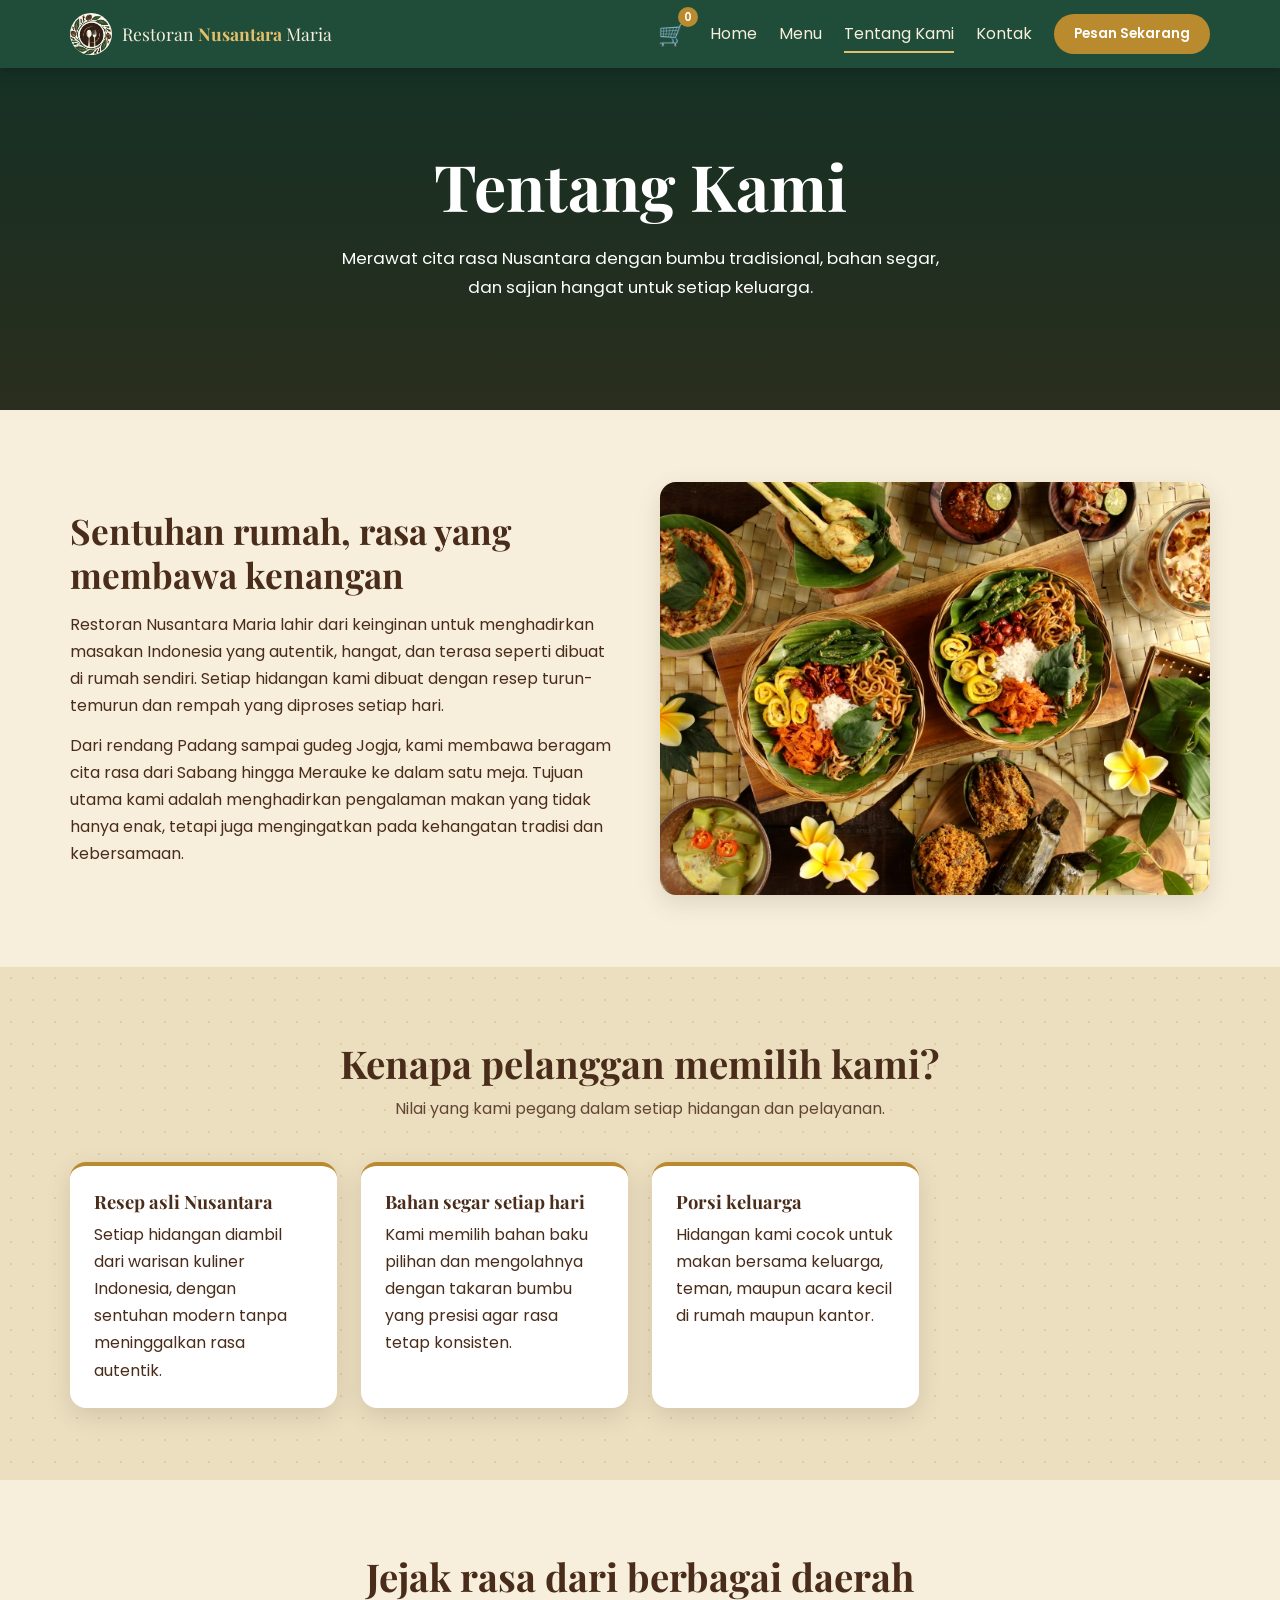
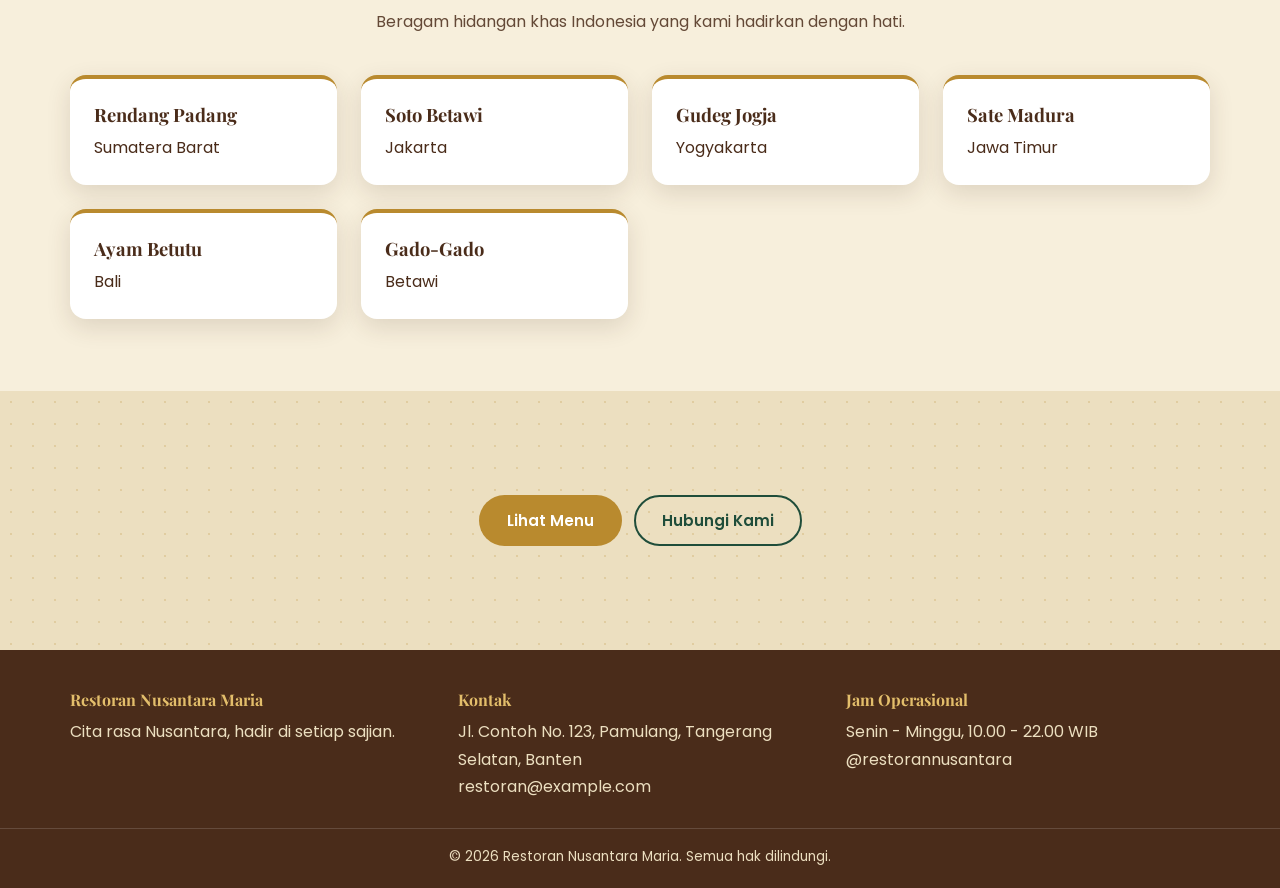
<file: tentang.html>
<!DOCTYPE html>
<html lang="id">
<head>
  <meta charset="UTF-8">
  <meta name="viewport" content="width=device-width, initial-scale=1.0">
  <title>Tentang Kami - Restoran Nusantara Maria</title>
  <meta name="description" content="Tentang Restoran Nusantara Maria, kisah rasa, bahan segar, dan cita rasa dari berbagai daerah Indonesia.">
  <link rel="preconnect" href="https://fonts.googleapis.com">
  <link rel="stylesheet" href="https://fonts.googleapis.com/css2?family=Playfair+Display:wght@600;700&family=Poppins:wght@400;500;600;700&display=swap">
  <link rel="stylesheet" href="style.css">
</head>
<body>
  <header id="site-header"></header>

  <main>
    <section class="hero page-hero">
      <div class="container">
        <h1>Tentang Kami</h1>
        <p>Merawat cita rasa Nusantara dengan bumbu tradisional, bahan segar, dan sajian hangat untuk setiap keluarga.</p>
      </div>
    </section>

    <section class="section">
      <div class="container two-col">
        <div class="text-block reveal">
          <h2>Sentuhan rumah, rasa yang membawa kenangan</h2>
          <p>Restoran Nusantara Maria lahir dari keinginan untuk menghadirkan masakan Indonesia yang autentik, hangat, dan terasa seperti dibuat di rumah sendiri. Setiap hidangan kami dibuat dengan resep turun-temurun dan rempah yang diproses setiap hari.</p>
          <p>Dari rendang Padang sampai gudeg Jogja, kami membawa beragam cita rasa dari Sabang hingga Merauke ke dalam satu meja. Tujuan utama kami adalah menghadirkan pengalaman makan yang tidak hanya enak, tetapi juga mengingatkan pada kehangatan tradisi dan kebersamaan.</p>
        </div>

        <div class="reveal">
          <img class="photo" src="poster.jpeg" alt="Poster Nusaantara Maria" loading="lazy">
        </div>
      </div>
    </section>

    <section class="section alt">
      <div class="container">
        <h2 class="section-title">Kenapa pelanggan memilih kami?</h2>
        <p class="section-sub">Nilai yang kami pegang dalam setiap hidangan dan pelayanan.</p>

        <div class="grid">
          <article class="feature reveal">
            <h3>Resep asli Nusantara</h3>
            <p>Setiap hidangan diambil dari warisan kuliner Indonesia, dengan sentuhan modern tanpa meninggalkan rasa autentik.</p>
          </article>

          <article class="feature reveal">
            <h3>Bahan segar setiap hari</h3>
            <p>Kami memilih bahan baku pilihan dan mengolahnya dengan takaran bumbu yang presisi agar rasa tetap konsisten.</p>
          </article>

          <article class="feature reveal">
            <h3>Porsi keluarga</h3>
            <p>Hidangan kami cocok untuk makan bersama keluarga, teman, maupun acara kecil di rumah maupun kantor.</p>
          </article>
        </div>
      </div>
    </section>

    <section class="section">
      <div class="container">
        <h2 class="section-title">Jejak rasa dari berbagai daerah</h2>
        <p class="section-sub">Beragam hidangan khas Indonesia yang kami hadirkan dengan hati.</p>

        <div class="grid">
          <article class="feature reveal">
            <h3>Rendang Padang</h3>
            <p>Sumatera Barat</p>
          </article>

          <article class="feature reveal">
            <h3>Soto Betawi</h3>
            <p>Jakarta</p>
          </article>

          <article class="feature reveal">
            <h3>Gudeg Jogja</h3>
            <p>Yogyakarta</p>
          </article>

          <article class="feature reveal">
            <h3>Sate Madura</h3>
            <p>Jawa Timur</p>
          </article>

          <article class="feature reveal">
            <h3>Ayam Betutu</h3>
            <p>Bali</p>
          </article>

          <article class="feature reveal">
            <h3>Gado-Gado</h3>
            <p>Betawi</p>
          </article>
        </div>
      </div>
    </section>

    <section class="section alt">
      <div class="container">
        <div class="btn-row reveal">
          <a class="btn btn-gold" href="menu.html">Lihat Menu</a>
          <a class="btn btn-line" href="kontak.html">Hubungi Kami</a>
        </div>
      </div>
    </section>
  </main>

  <footer id="site-footer"></footer>
  <script src="script.js"></script>
</body>
</html>
</file>
<file: style.css>
/* =========================================================
   Restoran Nusantara Maria - style.css
   Palet: krem, cokelat, emas, hijau tua, putih
   ========================================================= */

/* ---------- 1. Variabel & reset ---------- */
:root {
  --cream: #f7efdc;
  --sand: #ecdfc0;
  --brown: #4a2c1a;
  --gold: #b98a2e;
  --green: #1f4d3a;
  --white: #fff;
  --shadow: 0 8px 24px rgba(74, 44, 26, .14);
  --radius: 16px;
  --serif: "Playfair Display", Georgia, serif;
  --sans: "Poppins", system-ui, -apple-system, "Segoe UI", sans-serif;
}
* { box-sizing: border-box; margin: 0; padding: 0; }
html { scroll-behavior: smooth; scroll-padding-top: 84px; }
body { font-family: var(--sans); background: var(--cream); color: var(--brown); line-height: 1.7; }
img, video, iframe { max-width: 100%; display: block; }
a { color: inherit; text-decoration: none; }
ul { list-style: none; }
h1, h2, h3, h4 { font-family: var(--serif); line-height: 1.25; }
:focus-visible { outline: 3px solid var(--gold); outline-offset: 2px; }

/* ---------- 2. Layout umum ---------- */
.container { width: min(1140px, 92%); margin-inline: auto; }
.section { padding: 72px 0; }
.section.alt {
  background-color: var(--sand);
  /* motif titik halus bernuansa batik */
  background-image: radial-gradient(rgba(185, 138, 46, .22) 1.5px, transparent 1.5px);
  background-size: 22px 22px;
}
.section-title { text-align: center; font-size: clamp(1.7rem, 4vw, 2.4rem); margin-bottom: 8px; }
.section-sub { text-align: center; max-width: 620px; margin: 0 auto 40px; opacity: .85; }
.grid { display: grid; gap: 24px; grid-template-columns: repeat(auto-fill, minmax(260px, 1fr)); }
.two-col { display: grid; gap: 40px; grid-template-columns: 1fr 1fr; align-items: center; }

/* ---------- 3. Tombol ---------- */
.btn {
  display: inline-block; padding: 12px 26px; border: 2px solid transparent; border-radius: 999px;
  font: 600 .95rem var(--sans); cursor: pointer; transition: transform .2s, background .2s, color .2s;
}
.btn:hover { transform: translateY(-2px); }
.btn-gold { background: var(--gold); color: var(--white); }
.btn-gold:hover { background: #9c7322; }
.btn-green { background: var(--green); color: var(--white); }
.btn-outline { border-color: var(--white); color: var(--white); }
.btn-outline:hover { background: var(--white); color: var(--green); }
.btn-line { border-color: var(--green); color: var(--green); }
.btn-line:hover { background: var(--green); color: var(--white); }
.btn.small { padding: 8px 18px; font-size: .85rem; }
.btn.full { width: 100%; text-align: center; }

/* ---------- 4. Navbar ---------- */
.site-header { position: sticky; top: 0; z-index: 50; background: var(--green); color: var(--cream); box-shadow: 0 2px 12px rgba(0, 0, 0, .25); }
.nav { width: min(1140px, 92%); margin-inline: auto; display: flex; align-items: center; gap: 16px; min-height: 68px; }
.brand { display: flex; align-items: center; gap: 10px; font-family: var(--serif); font-size: 1.1rem; margin-right: auto; }
.brand b { color: #e3be6b; }
.logo { width: 42px; height: 42px; border-radius: 50%; object-fit: cover; background: var(--cream); }
.links { display: flex; align-items: center; gap: 22px; }
.links a:not(.btn) { padding: 6px 0; border-bottom: 2px solid transparent; transition: border-color .2s; }
.links a:not(.btn):hover, .links a.active { border-color: #e3be6b; }
.cart { position: relative; font-size: 1.4rem; padding: 4px 8px; }
.cart em { position: absolute; top: -4px; right: -4px; min-width: 20px; height: 20px; padding: 0 5px; border-radius: 999px;
  background: var(--gold); color: var(--white); font: 600 .72rem/20px var(--sans); text-align: center; }
.burger { display: none; background: none; border: 0; cursor: pointer; padding: 8px; }
.burger span { display: block; width: 26px; height: 3px; margin: 5px 0; background: var(--cream); border-radius: 2px; transition: .3s; }
.burger[aria-expanded="true"] span:nth-child(1) { transform: translateY(8px) rotate(45deg); }
.burger[aria-expanded="true"] span:nth-child(2) { opacity: 0; }
.burger[aria-expanded="true"] span:nth-child(3) { transform: translateY(-8px) rotate(-45deg); }

/* ---------- 5. Hero ---------- */
.hero {
  min-height: 86vh; display: grid; place-items: center; text-align: center; color: var(--white); padding: 60px 0;
  background: linear-gradient(rgba(18, 38, 28, .72), rgba(48, 24, 10, .6)), var(--green);
}
.hero h1 { font-size: clamp(2.2rem, 6vw, 4rem); max-width: 820px; margin: 0 auto 18px; animation: rise .9s ease both; }
.hero p { max-width: 600px; margin: 0 auto 30px; font-size: 1.05rem; animation: rise .9s .15s ease both; }
.hero .actions { display: flex; flex-wrap: wrap; gap: 14px; justify-content: center; animation: rise .9s .3s ease both; }
.page-hero { min-height: 38vh; }
@keyframes rise { from { opacity: 0; transform: translateY(24px); } to { opacity: 1; transform: none; } }

/* ---------- 6. Kartu menu ---------- */
.card { background: var(--white); border-radius: var(--radius); overflow: hidden; box-shadow: var(--shadow); display: flex; flex-direction: column; transition: transform .25s; }
.card:hover { transform: translateY(-6px); }
.card img { width: 100%; aspect-ratio: 3 / 2; object-fit: cover; background: var(--sand); }
.card-body { padding: 18px; display: flex; flex-direction: column; gap: 6px; flex: 1; }
.card h3 { font-size: 1.2rem; }
.region { color: var(--green); font-size: .85rem; font-weight: 600; }
.card p { font-size: .9rem; opacity: .85; flex: 1; }
.price { font: 700 1.1rem var(--sans); color: var(--gold); }
.card .btn { margin-top: 8px; }

/* ---------- 7. Filter menu ---------- */
.filters { display: flex; flex-wrap: wrap; gap: 10px; justify-content: center; margin-bottom: 32px; }
.filter { padding: 9px 22px; border: 2px solid var(--green); border-radius: 999px; background: transparent; color: var(--green); font: 600 .9rem var(--sans); cursor: pointer; }
.filter.active, .filter:hover { background: var(--green); color: var(--white); }

/* ---------- 8. Video, poster, foto ---------- */
.video-wrap video { width: 100%; border-radius: var(--radius); box-shadow: var(--shadow); background: #000; }
.poster-img, .photo { width: 100%; border-radius: var(--radius); box-shadow: var(--shadow); object-fit: cover; }
.photo { aspect-ratio: 4 / 3; }
.photo-row { display: grid; gap: 18px; grid-template-columns: repeat(auto-fit, minmax(220px, 1fr)); }
.text-block h2 { font-size: clamp(1.6rem, 3.5vw, 2.2rem); margin-bottom: 14px; }
.text-block p + p { margin-top: 12px; }
.check-list li { padding-left: 28px; position: relative; margin-bottom: 10px; }
.check-list li::before { content: "✔"; position: absolute; left: 0; color: var(--gold); }
.feature { background: var(--white); border-radius: var(--radius); padding: 24px; box-shadow: var(--shadow); border-top: 4px solid var(--gold); }
.feature h3 { margin-bottom: 8px; font-size: 1.15rem; }

/* ---------- 9. Form pemesanan ---------- */
.order { display: grid; gap: 28px; grid-template-columns: 1.3fr 1fr; align-items: start; }
.panel { background: var(--white); border-radius: var(--radius); padding: 26px; box-shadow: var(--shadow); }
.panel h3 { font-size: 1.3rem; margin-bottom: 14px; }
fieldset { border: 0; margin-bottom: 22px; }
legend { font: 700 1rem var(--sans); margin-bottom: 8px; }
.field { margin-bottom: 14px; }
.field label { display: block; font-weight: 600; font-size: .9rem; margin-bottom: 4px; }
input[type="text"], input[type="tel"], input[type="date"], input[type="number"], textarea {
  width: 100%; padding: 11px 14px; border: 1.5px solid #cdbb94; border-radius: 10px; background: var(--cream); color: var(--brown); font: inherit;
}
textarea { min-height: 90px; resize: vertical; }
.has-error input, .has-error textarea { border-color: #b3261e; }
.error { display: block; color: #b3261e; font-size: .82rem; min-height: 1em; }
.cat-row { display: flex; flex-wrap: wrap; gap: 10px; }
.opt { display: inline-flex; align-items: center; gap: 8px; padding: 9px 14px; border: 1.5px solid #cdbb94; border-radius: 10px; cursor: pointer; background: var(--cream); }
.opt input { accent-color: var(--green); width: 18px; height: 18px; }
.opt:has(input:checked) { border-color: var(--green); background: #e5efe9; }
.pick-group h4 { margin: 14px 0 6px; color: var(--green); }
.pick-row { display: flex; align-items: center; gap: 12px; padding: 8px 0; border-bottom: 1px dashed #cdbb94; }
.pick-row label { flex: 1; display: flex; gap: 10px; align-items: center; cursor: pointer; }
.pick-row input[type="checkbox"] { accent-color: var(--green); width: 18px; height: 18px; }
.pick-row .qty { width: 76px; padding: 6px 8px; }
.sub-pay { display: flex; flex-wrap: wrap; gap: 10px; margin-top: 12px; }
.chip { display: inline-flex; align-items: center; justify-content: center; min-width: 56px; height: 26px; padding: 0 8px; border-radius: 6px; color: var(--white); font: 700 .72rem var(--sans); }
.chip.visa { background: #1a1f71; font-style: italic; }
.chip.mc { background: #fff; border: 1px solid #ccc; }
.chip.gopay { background: #00aed6; } .chip.ovo { background: #4c2a86; }
.chip.dana { background: #118eea; } .chip.shopee { background: #ee4d2d; }

/* ringkasan pesanan */
.summary { position: sticky; top: 90px; }
.sum-row { display: grid; grid-template-columns: 1fr auto; gap: 4px 10px; padding: 10px 0; border-bottom: 1px dashed #cdbb94; }
.sum-name { font-weight: 600; }
.sum-price { font-weight: 700; text-align: right; }
.sum-ctrl { display: flex; align-items: center; gap: 6px; grid-column: 1 / -1; }
.mini { width: 30px; height: 30px; border: 0; border-radius: 8px; background: var(--green); color: var(--white); font-size: 1.05rem; cursor: pointer; }
.mini.del { width: auto; padding: 0 10px; margin-left: auto; background: #b3261e; font-size: .78rem; }
.total { display: flex; justify-content: space-between; margin: 16px 0; font: 700 1.25rem var(--serif); }
.empty { text-align: center; padding: 18px 0; opacity: .7; }
.form-alert { display: none; background: #fbe9e7; color: #b3261e; padding: 12px 16px; border-radius: 10px; margin-bottom: 16px; font-weight: 600; }

/* ---------- 10. Modal & toast ---------- */
.modal { position: fixed; inset: 0; z-index: 100; display: none; place-items: center; padding: 16px; background: rgba(0, 0, 0, .6); }
.modal.show { display: grid; }
.modal-box { background: var(--white); border-radius: var(--radius); padding: 28px; width: min(520px, 100%); max-height: 90vh; overflow-y: auto; animation: rise .35s ease; }
.modal-box h3 { color: var(--green); margin-bottom: 10px; }
.modal-box pre { white-space: pre-wrap; font: .88rem/1.6 var(--sans); background: var(--cream); padding: 14px; border-radius: 10px; margin: 14px 0; }
.modal-actions { display: flex; flex-wrap: wrap; gap: 10px; }
.toast { position: fixed; left: 50%; bottom: 24px; z-index: 120; transform: translate(-50%, 120px); background: var(--green); color: var(--white);
  padding: 12px 22px; border-radius: 999px; box-shadow: var(--shadow); transition: transform .35s; max-width: 90%; text-align: center; }
.toast.show { transform: translate(-50%, 0); }

/* ---------- 11. Kontak & footer ---------- */
.contact-card { text-align: center; }
.contact-card .icon { font-size: 2rem; }
.map { width: 100%; height: 360px; border: 0; border-radius: var(--radius); box-shadow: var(--shadow); }
.btn-row { display: flex; flex-wrap: wrap; gap: 12px; justify-content: center; margin: 32px 0; }
.site-footer { background: var(--brown); color: var(--sand); padding: 40px 0 20px; }
.footer-grid { display: grid; gap: 24px; grid-template-columns: repeat(auto-fit, minmax(220px, 1fr)); }
.site-footer h4 { color: #e3be6b; margin-bottom: 8px; }
.site-footer a:hover { color: #e3be6b; }
.copy { text-align: center; margin-top: 28px; padding-top: 16px; border-top: 1px solid rgba(255, 255, 255, .15); font-size: .85rem; }

/* ---------- 12. Animasi muncul saat scroll ---------- */
.reveal { opacity: 0; transform: translateY(24px); transition: opacity .7s, transform .7s; }
.reveal.visible { opacity: 1; transform: none; }
@media (prefers-reduced-motion: reduce) { * { animation: none !important; transition: none !important; } .reveal { opacity: 1; transform: none; } }

/* ---------- 13. Responsif ---------- */
@media (max-width: 900px) {
  .order, .two-col { grid-template-columns: 1fr; }
  .summary { position: static; }
}
@media (max-width: 760px) {
  .burger { display: block; order: 3; }
  .cart { order: 2; }
  .links {
    position: absolute; top: 68px; left: 0; right: 0; flex-direction: column; align-items: stretch; gap: 0;
    background: var(--green); padding: 8px 4% 18px; display: none; box-shadow: 0 10px 20px rgba(0, 0, 0, .3);
  }
  .links.open { display: flex; }
  .links li { padding: 10px 0; border-bottom: 1px solid rgba(255, 255, 255, .12); }
  .links .btn { display: block; text-align: center; }
  .brand span { font-size: .95rem; }
  .section { padding: 52px 0; }
  .btn { padding: 13px 24px; }
}
@media (max-width: 520px) {
  .grid { grid-template-columns: repeat(2, 1fr); gap: 14px; }
  .card-body { padding: 12px; }
  .card h3 { font-size: 1rem; }
  .card p { display: none; }
  .panel { padding: 18px; }
  .hero .actions .btn { width: 100%; }
}
</file>
